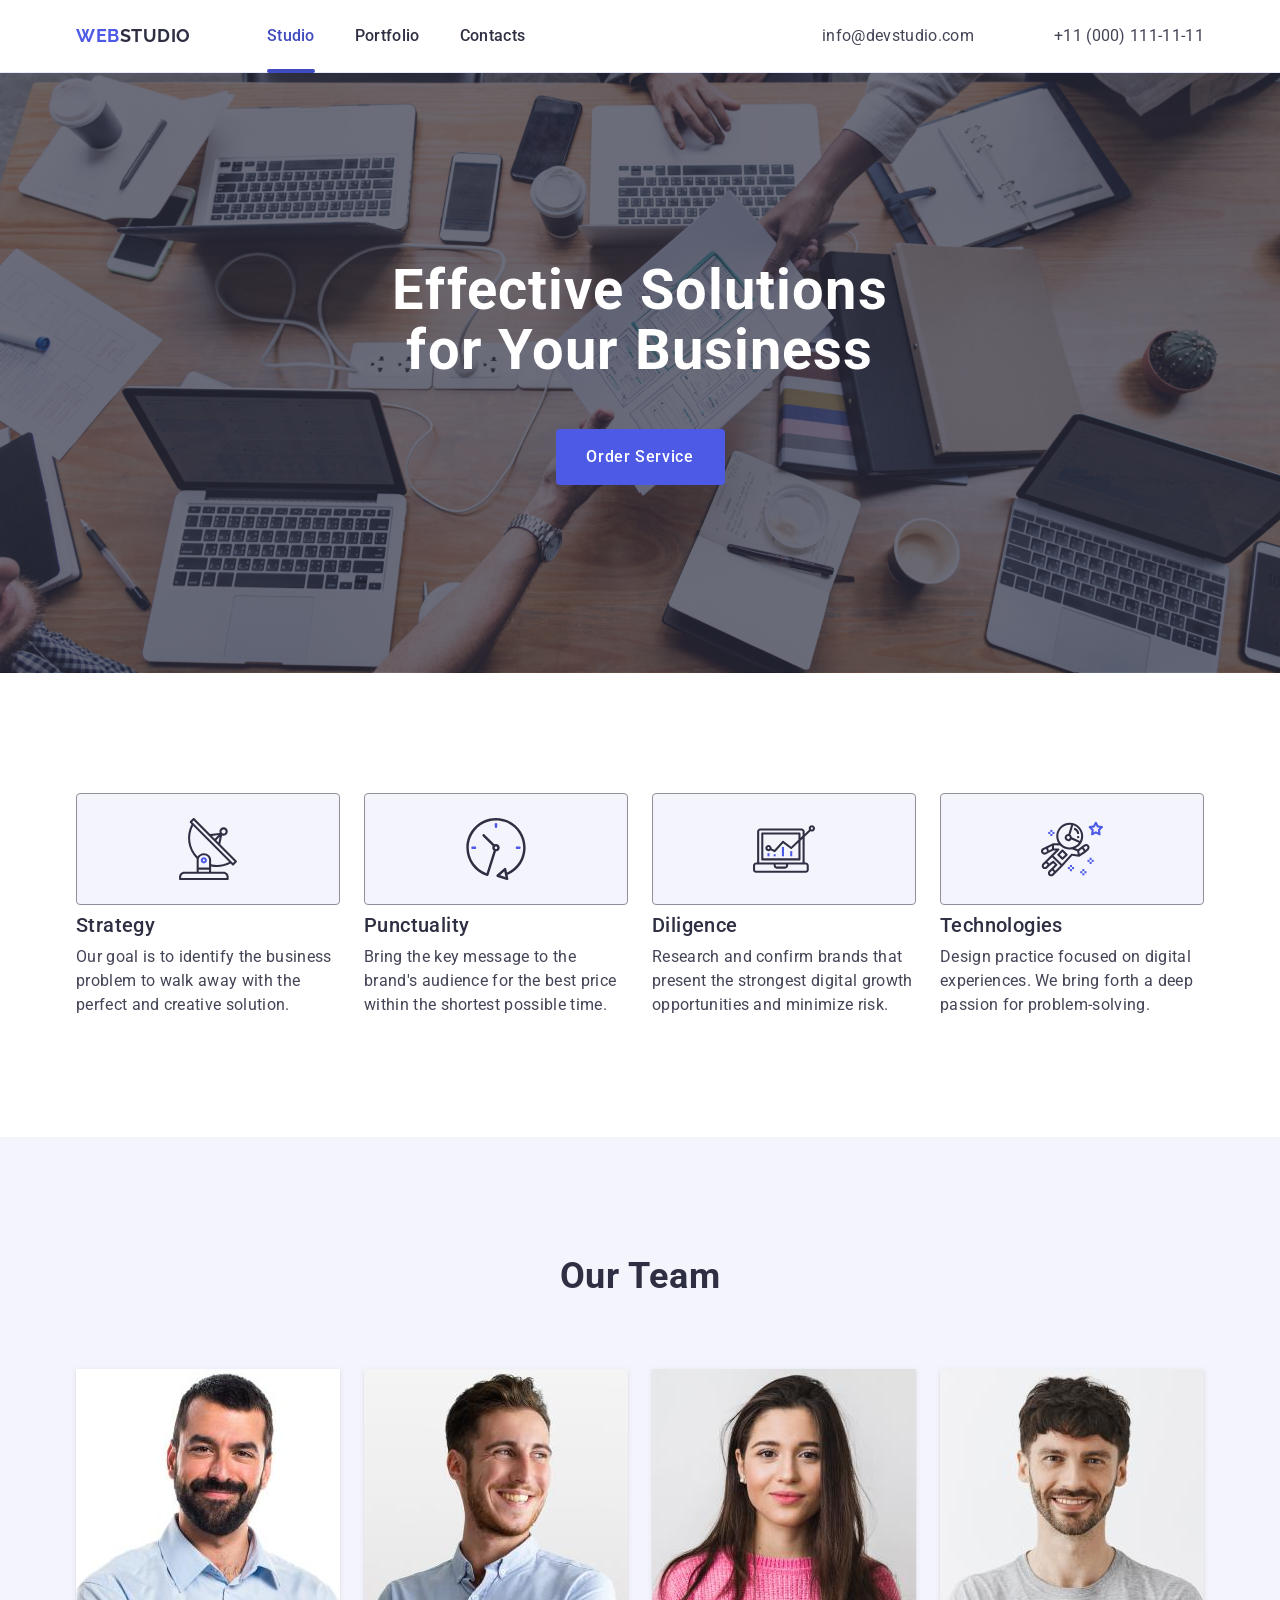
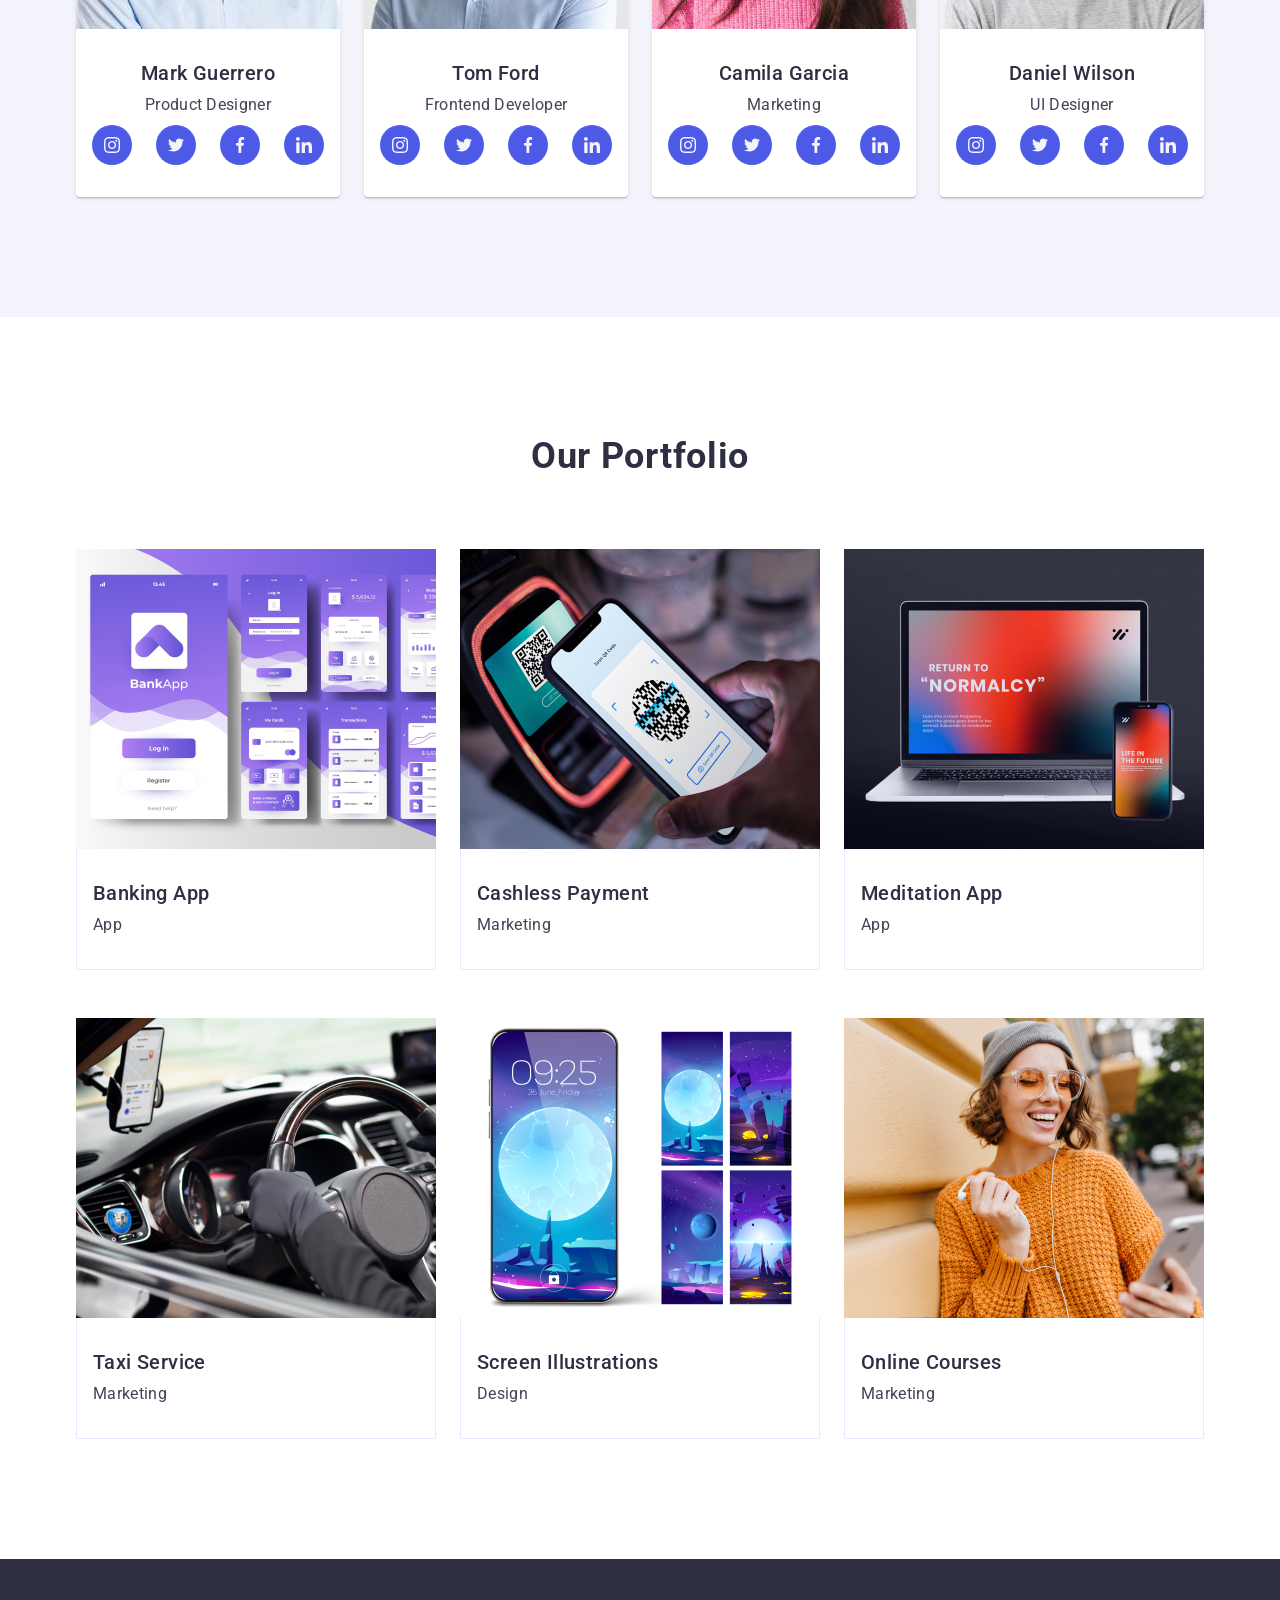
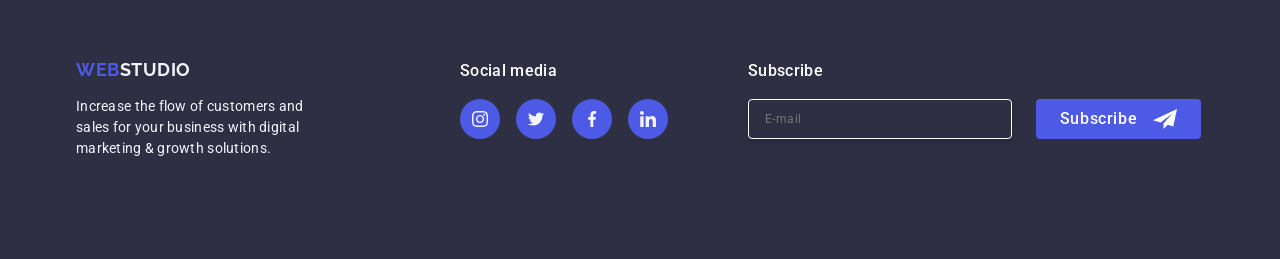
<file: index.html>
<!DOCTYPE html>
<html lang="en">
  <head>
    <meta charset="UTF-8" />
    <meta name="viewport" content="width=device-width, initial-scale=1.0" />
    <title>Webstudio</title>
    <link
      rel="stylesheet"
      href="https://cdnjs.cloudflare.com/ajax/libs/modern-normalize/3.0.1/modern-normalize.min.css"
      integrity="sha512-q6WgHqiHlKyOqslT/lgBgodhd03Wp4BEqKeW6nNtlOY4quzyG3VoQKFrieaCeSnuVseNKRGpGeDU3qPmabCANg=="
      crossorigin="anonymous"
      referrerpolicy="no-referrer"
    />
    <link rel="preconnect" href="https://fonts.googleapis.com" />
    <link rel="preconnect" href="https://fonts.gstatic.com" crossorigin />
    <link
      href="https://fonts.googleapis.com/css2?family=Raleway:wght@700&family=Roboto:wght@400;500;700&display=swap"
      rel="stylesheet"
    />
    <link rel="stylesheet" href="./css/styles.css" />
  </head>

  <body>
    <!--Logo + menu-->
    <header class="header-page">
      <div class="nav-block container">
        <nav class="nav">
          <a class="logo logo-header" href="./index.html"
            >Web<span class="logo-text">Studio</span></a
          >
          <ul class="nav-menu">
            <li class="menu-item">
              <a class="nav-link current" href="./index.html">Studio</a>
            </li>
            <li class="menu-item">
              <a class="nav-link" href="">Portfolio</a>
            </li>
            <li class="menu-item">
              <a class="nav-link" href="">Contacts</a>
            </li>
          </ul>
        </nav>
        <address class="contacts">
          <ul class="contacts-list">
            <li class="e-mail">
              <a class="contacts-link" href="mailto:info@devstudio.com"
                >info@devstudio.com</a
              >
            </li>
            <li class="tel">
              <a class="contacts-link" href="tel:+11(000)111-11-11"
                >+11 (000) 111-11-11</a
              >
            </li>
          </ul>
        </address>
      </div>
    </header>
    <main>
      <!-- hero section -->
      <section id="hero" class="hero section">
        <div class="hero-block container">
          <h1 class="hero-title">Effective Solutions for Your Business</h1>
          <button class="btn-business" type="button" data-modal-open>
            Order Service
          </button>
        </div>
      </section>
      <!-- company -->
      <section id="company" class="company">
        <div class="company-block container">
          <h2 class="visually-hidden">Benefits</h2>
          <ul class="about-company">
            <li class="about-block">
              <div class="icon-conpany">
                <svg class="logo-icon" width="64" height="64">
                  <use href="./images/icons.svg#icon-antenna-1"></use>
                </svg>
              </div>
              <h3 class="target-company">Strategy</h3>
              <p class="text">
                Our goal is to identify the business problem to walk away with
                the perfect and creative solution.
              </p>
            </li>
            <li class="about-block">
              <div class="icon-conpany">
                <svg class="logo-icon" width="64" height="64">
                  <use href="./images/icons.svg#icon-clock-1"></use>
                </svg>
              </div>
              <h3 class="target-company">Punctuality</h3>
              <p class="text">
                Bring the key message to the brand's audience for the best price
                within the shortest possible time.
              </p>
            </li>
            <li class="about-block">
              <div class="icon-conpany">
                <svg class="logo-icon" width="64" height="64">
                  <use href="./images/icons.svg#icon-diagram-1"></use>
                </svg>
              </div>
              <h3 class="target-company">Diligence</h3>
              <p class="text">
                Research and confirm brands that present the strongest digital
                growth opportunities and minimize risk.
              </p>
            </li>
            <li class="about-block">
              <div class="icon-conpany">
                <svg class="logo-icon" width="64" height="64">
                  <use href="./images/icons.svg#icon-astronaut-1"></use>
                </svg>
              </div>
              <h3 class="target-company">Technologies</h3>
              <p class="text">
                Design practice focused on digital experiences. We bring forth a
                deep passion for problem-solving.
              </p>
            </li>
          </ul>
        </div>
      </section>
      <!-- our team -->
      <section id="block-team" class="block-team section">
        <div class="container container-team">
          <h2 class="title-team">Our Team</h2>
          <ul class="team-list">
            <li class="our-team">
              <img
                class="img-team"
                src="./images/MarkGuerrero.jpg"
                height="260"
                width="264"
                alt="Mark Guerrero"
              />
              <div class="text-team">
                <h3 class="representative">Mark Guerrero</h3>
                <p class="text-card">Product Designer</p>
                <ul class="card-content">
                  <li class="sosial">
                    <a
                      class="socials-link"
                      href="https://instagram.com"
                      target="_blank"
                      rel="noopener noreferrer"
                      aria-label="Link to Instagram"
                    >
                      <svg class="sosial-icon" width="16" height="16">
                        <use href="./images/icons.svg#icon-instagram-2"></use>
                      </svg>
                    </a>
                  </li>
                  <li class="sosial">
                    <a
                      class="socials-link"
                      href="https://twitter.com"
                      target="_blank"
                      rel="noopener noreferrer"
                      aria-label="Link to Twitter"
                    >
                      <svg class="sosial-icon" width="16" height="16">
                        <use href="./images/icons.svg#icon-twitter-1"></use>
                      </svg>
                    </a>
                  </li>
                  <li class="sosial">
                    <a
                      class="socials-link"
                      href="https://facebook.com"
                      target="_blank"
                      rel="noopener noreferrer"
                      aria-label="Link to Facebok"
                    >
                      <svg class="sosial-icon" width="16" height="16">
                        <use href="./images/icons.svg#icon-facebook-1"></use>
                      </svg>
                    </a>
                  </li>
                  <li class="sosial">
                    <a
                      class="socials-link"
                      href="https://inkedin.com"
                      target="_blank"
                      rel="noopener noreferrer"
                      aria-label="Link to Linkedin"
                    >
                      <svg class="sosial-icon" width="16" height="16">
                        <use href="./images/icons.svg#icon-linkedin-1"></use>
                      </svg>
                    </a>
                  </li>
                </ul>
              </div>
            </li>
            <li class="our-team">
              <img
                class="img-team"
                src="./images/TomFord.jpg"
                height="260"
                width="264"
                alt="Tom Ford"
              />
              <div class="text-team">
                <h3 class="representative">Tom Ford</h3>
                <p class="text-card">Frontend Developer</p>
                <ul class="card-content">
                  <li class="sosial">
                    <a
                      class="socials-link"
                      href="https://instagram.com"
                      target="_blank"
                      rel="noopener noreferrer"
                      aria-label="Link to Instagram"
                    >
                      <svg class="sosial-icon" width="16" height="16">
                        <use href="./images/icons.svg#icon-instagram-2"></use>
                      </svg>
                    </a>
                  </li>
                  <li class="sosial">
                    <a
                      class="socials-link"
                      href="https://twitter.com"
                      target="_blank"
                      rel="noopener noreferrer"
                      aria-label="Link to Twitter"
                    >
                      <svg class="sosial-icon" width="16" height="16">
                        <use href="./images/icons.svg#icon-twitter-1"></use>
                      </svg>
                    </a>
                  </li>
                  <li class="sosial">
                    <a
                      class="socials-link"
                      href="https://facebook.com"
                      target="_blank"
                      rel="noopener noreferrer"
                      aria-label="Link to Facebok"
                    >
                      <svg class="sosial-icon" width="16" height="16">
                        <use href="./images/icons.svg#icon-facebook-1"></use>
                      </svg>
                    </a>
                  </li>
                  <li class="sosial">
                    <a
                      class="socials-link"
                      href="https://inkedin.com"
                      target="_blank"
                      rel="noopener noreferrer"
                      aria-label="Link to Linkedin"
                    >
                      <svg class="sosial-icon" width="16" height="16">
                        <use href="./images/icons.svg#icon-linkedin-1"></use>
                      </svg>
                    </a>
                  </li>
                </ul>
              </div>
            </li>
            <li class="our-team">
              <img
                class="img-team"
                src="./images/CamilaGarcia.jpg"
                height="260"
                width="264"
                alt="Camila Garcia"
              />
              <div class="text-team">
                <h3 class="representative">Camila Garcia</h3>
                <p class="text-card">Marketing</p>
                <ul class="card-content">
                  <li class="sosial">
                    <a
                      class="socials-link"
                      href="https://instagram.com"
                      target="_blank"
                      rel="noopener noreferrer"
                      aria-label="Link to Instagram"
                    >
                      <svg class="sosial-icon" width="16" height="16">
                        <use href="./images/icons.svg#icon-instagram-2"></use>
                      </svg>
                    </a>
                  </li>
                  <li class="sosial">
                    <a
                      class="socials-link"
                      href="https://twitter.com"
                      target="_blank"
                      rel="noopener noreferrer"
                      aria-label="Link to Twitter"
                    >
                      <svg class="sosial-icon" width="16" height="16">
                        <use href="./images/icons.svg#icon-twitter-1"></use>
                      </svg>
                    </a>
                  </li>
                  <li class="sosial">
                    <a
                      class="socials-link"
                      href="https://facebook.com"
                      target="_blank"
                      rel="noopener noreferrer"
                      aria-label="Link to Facebok"
                    >
                      <svg class="sosial-icon" width="16" height="16">
                        <use href="./images/icons.svg#icon-facebook-1"></use>
                      </svg>
                    </a>
                  </li>
                  <li class="sosial">
                    <a
                      class="socials-link"
                      href="https://inkedin.com"
                      target="_blank"
                      rel="noopener noreferrer"
                      aria-label="Link to Linkedin"
                    >
                      <svg class="sosial-icon" width="16" height="16">
                        <use href="./images/icons.svg#icon-linkedin-1"></use>
                      </svg>
                    </a>
                  </li>
                </ul>
              </div>
            </li>
            <li class="our-team">
              <img
                class="img-team"
                src="./images/DanielWilson.jpg"
                height="260"
                width="264"
                alt="Daniel Wilson"
              />
              <div class="text-team">
                <h3 class="representative">Daniel Wilson</h3>
                <p class="text-card">UI Designer</p>
                <ul class="card-content">
                  <li class="sosial">
                    <a
                      class="socials-link"
                      href="https://instagram.com"
                      target="_blank"
                      rel="noopener noreferrer"
                      aria-label="Link to Instagram"
                    >
                      <svg class="sosial-icon" width="16" height="16">
                        <use href="./images/icons.svg#icon-instagram-2"></use>
                      </svg>
                    </a>
                  </li>
                  <li class="sosial">
                    <a
                      class="socials-link"
                      href="https://twitter.com"
                      target="_blank"
                      rel="noopener noreferrer"
                      aria-label="Link to Twitter"
                    >
                      <svg class="sosial-icon" width="16" height="16">
                        <use href="./images/icons.svg#icon-twitter-1"></use>
                      </svg>
                    </a>
                  </li>
                  <li class="sosial">
                    <a
                      class="socials-link"
                      href="https://facebook.com"
                      target="_blank"
                      rel="noopener noreferrer"
                      aria-label="Link to Facebok"
                    >
                      <svg class="sosial-icon" width="16" height="16">
                        <use href="./images/icons.svg#icon-facebook-1"></use>
                      </svg>
                    </a>
                  </li>
                  <li class="sosial">
                    <a
                      class="socials-link"
                      href="https://inkedin.com"
                      target="_blank"
                      rel="noopener noreferrer"
                      aria-label="Link to Linkedin"
                    >
                      <svg class="sosial-icon" width="16" height="16">
                        <use href="./images/icons.svg#icon-linkedin-1"></use>
                      </svg>
                    </a>
                  </li>
                </ul>
              </div>
            </li>
          </ul>
        </div>
      </section>
      <!--our portfolio-->
      <section id="portfolio-team" class="portfolio-team section">
        <div class="container">
          <h2 class="portfolio">Our Portfolio</h2>
          <ul class="card-portfolio">
            <li class="our-portfolio">
              <div class="back-img">
                <img
                  class="img-portfolio"
                  src="./images/BankingApp.jpg"
                  width="360"
                  alt="BankingApp"
                />
                <p class="overlay">
                  14 Stylish and User-Friendly App Design Concepts · Task
                  Manager App · Calorie Tracker App · Exotic Fruit Ecommerce App
                  · Cloud Storage App
                </p>
              </div>
              <div class="card-team">
                <h3 class="portfolio-name">Banking App</h3>
                <p class="text-portfolio">App</p>
              </div>
            </li>
            <li class="our-portfolio">
              <div class="back-img">
                <img
                  class="img-portfolio"
                  src="./images/CashlessPayment.jpg"
                  width="360"
                  alt="Cashless Payment"
                />
                <p class="overlay">
                  14 Stylish and User-Friendly App Design Concepts · Task
                  Manager App · Calorie Tracker App · Exotic Fruit Ecommerce App
                  · Cloud Storage App
                </p>
              </div>
              <div class="card-team">
                <h3 class="portfolio-name">Cashless Payment</h3>
                <p class="text-portfolio">Marketing</p>
              </div>
            </li>
            <li class="our-portfolio">
              <div class="back-img">
                <img
                  class="img-portfolio"
                  src="./images/MeditationApp.jpg"
                  width="360"
                  alt="Meditation App"
                />
                <p class="overlay">
                  14 Stylish and User-Friendly App Design Concepts · Task
                  Manager App · Calorie Tracker App · Exotic Fruit Ecommerce App
                  · Cloud Storage App
                </p>
              </div>
              <div class="card-team">
                <h3 class="portfolio-name">Meditation App</h3>
                <p class="text-portfolio">App</p>
              </div>
            </li>
            <li class="our-portfolio">
              <div class="back-img">
                <img
                  class="img-portfolio"
                  src="./images/TaxiService.jpg"
                  width="360"
                  alt="Taxi Service"
                />
                <p class="overlay">
                  14 Stylish and User-Friendly App Design Concepts · Task
                  Manager App · Calorie Tracker App · Exotic Fruit Ecommerce App
                  · Cloud Storage App
                </p>
              </div>
              <div class="card-team">
                <h3 class="portfolio-name">Taxi Service</h3>
                <p class="text-portfolio">Marketing</p>
              </div>
            </li>
            <li class="our-portfolio">
              <div class="back-img">
                <img
                  class="img-portfolio"
                  src="./images/ScreenIllustrations.jpg"
                  width="360"
                  alt="Screen Illustrations"
                />
                <p class="overlay">
                  14 Stylish and User-Friendly App Design Concepts · Task
                  Manager App · Calorie Tracker App · Exotic Fruit Ecommerce App
                  · Cloud Storage App
                </p>
              </div>
              <div class="card-team">
                <h3 class="portfolio-name">Screen Illustrations</h3>
                <p class="text-portfolio">Design</p>
              </div>
            </li>
            <li class="our-portfolio">
              <div class="back-img">
                <img
                  class="img-portfolio"
                  src="./images/OnlineCourses.jpg"
                  width="360"
                  alt="Online Courses"
                />
                <p class="overlay">
                  14 Stylish and User-Friendly App Design Concepts · Task
                  Manager App · Calorie Tracker App · Exotic Fruit Ecommerce App
                  · Cloud Storage App
                </p>
              </div>
              <div class="card-team">
                <h3 class="portfolio-name">Online Courses</h3>
                <p class="text-portfolio">Marketing</p>
              </div>
            </li>
          </ul>
        </div>
      </section>
    </main>

    <!--footer menu-->

    <footer class="footer">
      <div class="container footer-inf">
        <div class="footer-block">
          <a class="logo footer-logo" href="#"
            >Web<span class="logo-text">Studio</span></a
          >
          <p class="text-footer">
            Increase the flow of customers and sales for your business with
            digital marketing & growth solutions.
          </p>
        </div>
        <div class="footer-social">
          <p class="media">Social media</p>
          <ul class="card-content footer-content">
            <li class="sosial">
              <a
                class="socials-link"
                href="https://instagram.com"
                target="_blank"
                rel="noopener noreferrer"
                aria-label="Link to Instagram"
              >
                <svg class="sosial-icon" width="24" height="24">
                  <use href="./images/icons.svg#icon-instagram-2"></use>
                </svg>
              </a>
            </li>
            <li class="sosial">
              <a
                class="socials-link"
                href="https://twitter.com"
                target="_blank"
                rel="noopener noreferrer"
                aria-label="Link to Twitter"
              >
                <svg class="sosial-icon" width="24" height="24">
                  <use href="./images/icons.svg#icon-twitter-1"></use>
                </svg>
              </a>
            </li>
            <li class="sosial">
              <a
                class="socials-link"
                href="https://facebook.com"
                target="_blank"
                rel="noopener noreferrer"
                aria-label="Link to Facebok"
              >
                <svg class="sosial-icon" width="24" height="24">
                  <use href="./images/icons.svg#icon-facebook-1"></use>
                </svg>
              </a>
            </li>
            <li class="sosial">
              <a
                class="socials-link"
                href="https://inkedin.com"
                target="_blank"
                rel="noopener noreferrer"
                aria-label="Link to Linkedin"
              >
                <svg class="sosial-icon" width="24" height="24">
                  <use href="./images/icons.svg#icon-linkedin-1"></use>
                </svg>
              </a>
            </li>
          </ul>
        </div>
        <div class="subscribe">
          <p class="media">Subscribe</p>
          <form autocomplete="on" name="subscriptionForm" class="footer-form">
            <label for="userEmail" class="subscribe-mail">
              <input
                class="form"
                type="email"
                name="e-mail"
                placeholder="E-mail"
                style="color: #fff"
                id="userEmail"
              />
            </label>
            <button class="btn-submit" type="submit">
              Subscribe
              <svg class="btn-plaine" width="24" height="24">
                <use href="./images/icons.svg#icon-icon-send"></use>
              </svg>
            </button>
          </form>
        </div>
      </div>
    </footer>

    <!-- modal form -->

    <div class="backdrop" data-modal>
      <div class="modal">
        <button class="modal-close-btn" type="button" data-modal-close>
          <svg class="logo-modal-close" width="8" height="8">
            <use href="./images/icons.svg#icon-close-black-18dp1"></use>
          </svg>
        </button>
        <p class="modal-text">Leave your contacts and we will call you back</p>
        <form class="modal-form" name="review">
          <div class="modal-form-imput">
            <label class="modal-form" for="user-name">Name</label>
            <div class="modal-form-label">
              <input
                class="modal-form-cell"
                type="text"
                id="user-name"
                name="user-name"
              />
              <svg class="logo-modal-form" width="18" height="24">
                <use href="./images/icons.svg#icon-person-black-18dp-1"></use>
              </svg>
            </div>
          </div>
          <div class="modal-form-imput">
            <label class="modal-form" for="user-phone">Phone</label>
            <div class="modal-form-label">
              <input
                class="modal-form-cell"
                type="tel"
                id="user-phone"
                name="user-phone"
              />
              <svg class="logo-modal-form" width="18" height="24">
                <use href="./images/icons.svg#icon-phone-black-18dp-1"></use>
              </svg>
            </div>
          </div>
          <div class="modal-form-imput">
            <label class="modal-form" for="user-email">Email</label>
            <div class="modal-form-label">
              <input
                class="modal-form-cell"
                type="email"
                id="user-email"
                name="user-email"
              />
              <svg class="logo-modal-form" width="18" height="24">
                <use href="./images/icons.svg#icon-email-black-18dp-1"></use>
              </svg>
            </div>
          </div>
          <div class="modal-form-comment">
            <label class="modal-form" for="user-comment">Comment</label>
            <textarea
              name="user-comment"
              id="user-comment"
              placeholder="Text input"
              class="user-comment"
            ></textarea>
          </div>
          <div class="checkbox-block">
            <input
              type="checkbox"
              id="user-privacy"
              value="true"
              class="visually-hidden"
              name="user-privacy"
            />
            <label for="user-privacy" class="text-checkbox">
              <span class="rule">
                <svg class="rule-pict" width="10" height="8">
                  <use href="./images/icons.svg#icon-vector"></use>
                </svg>
              </span>
              I accept the terms and conditions of the
              <a href="" class="rule-link">Privacy Policy</a>
            </label>
          </div>
          <button class="btn-form" type="button">Send</button>
        </form>
      </div>
    </div>
    <script src="./js/modal.js"></script>
  </body>
</html>
</file>
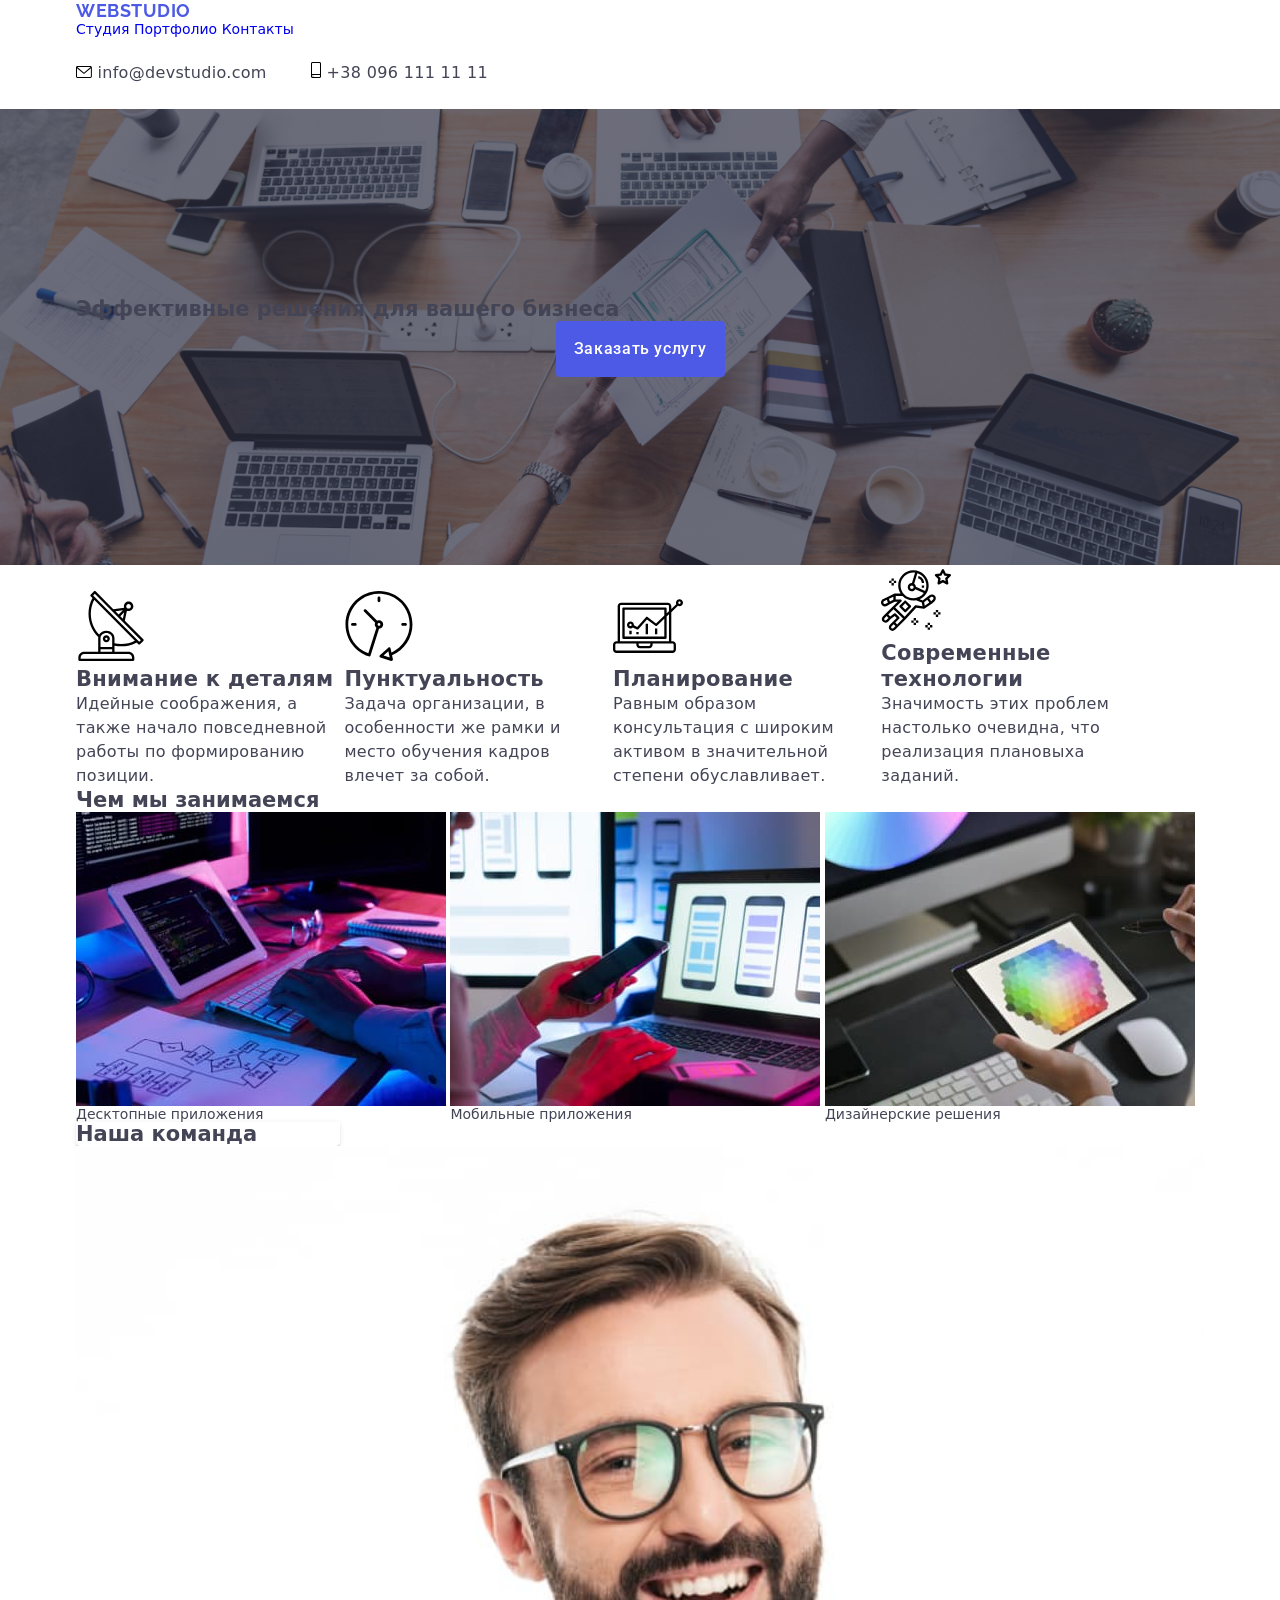
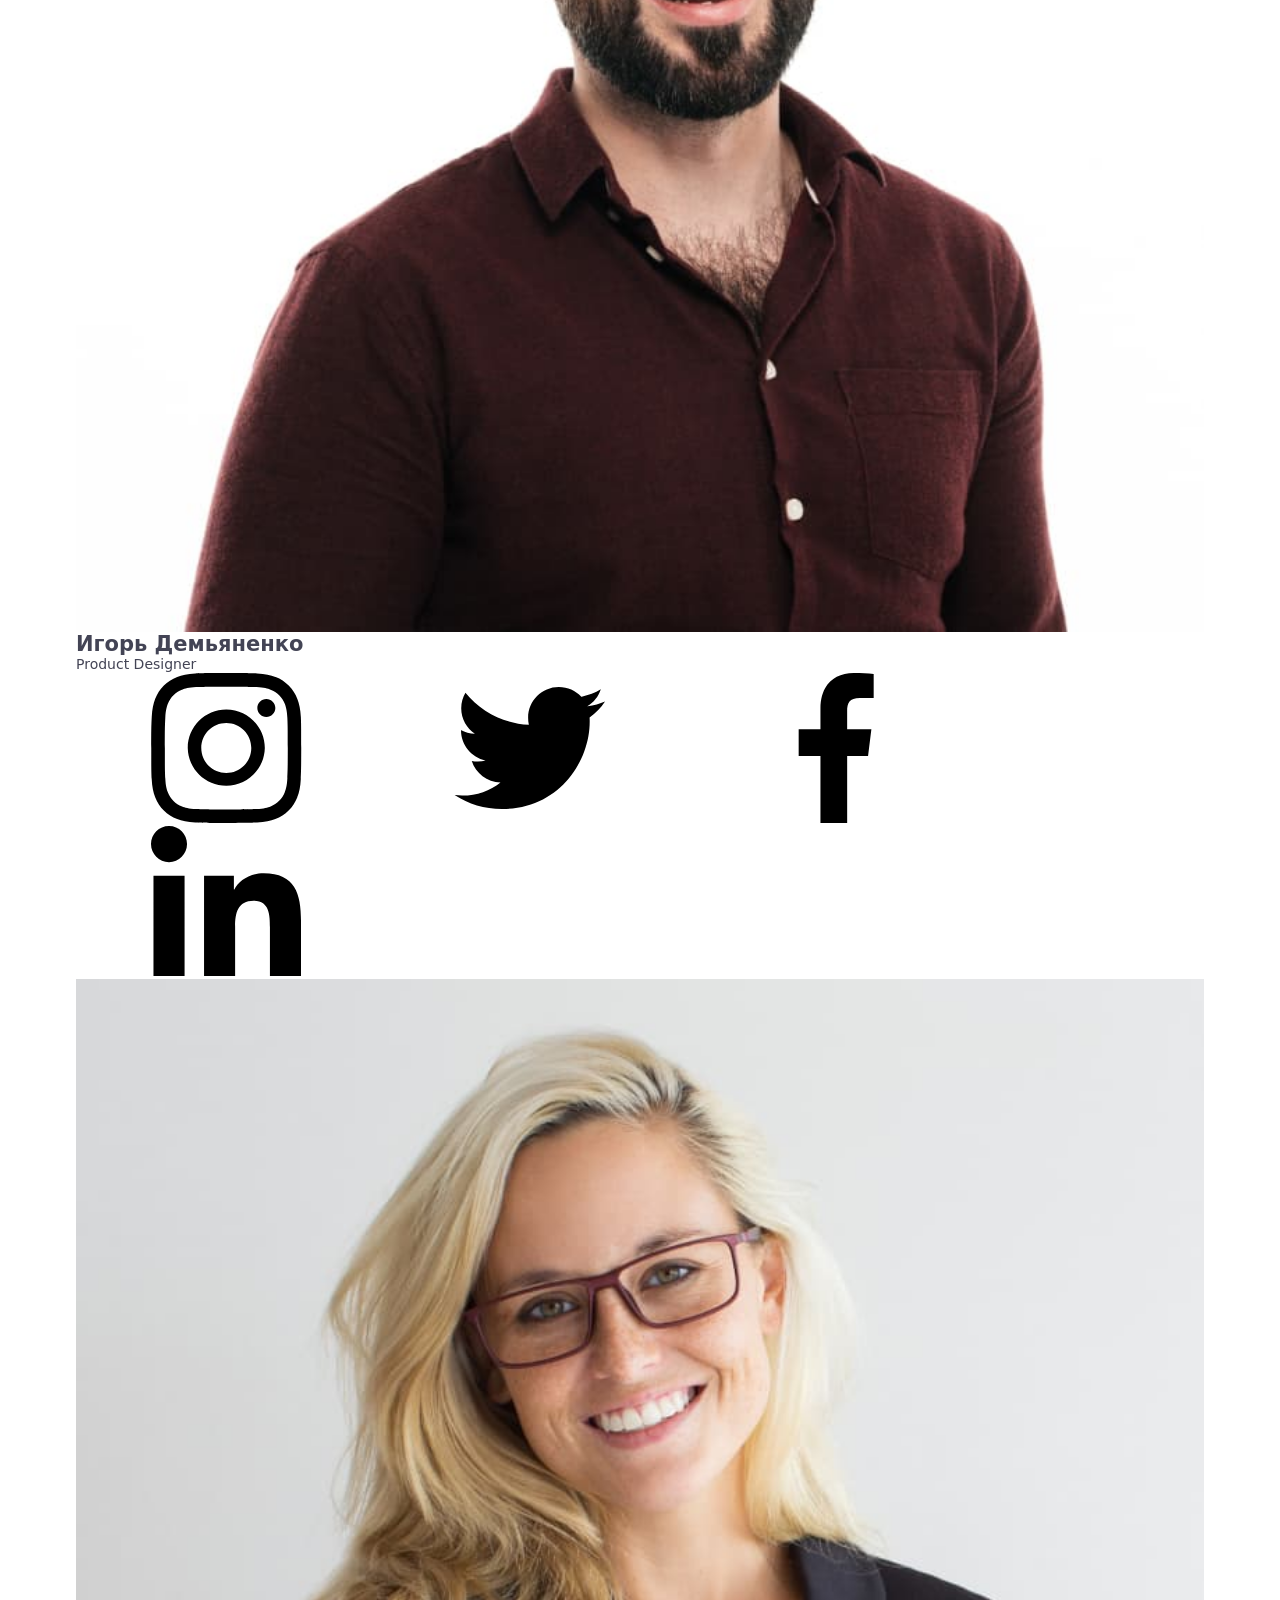
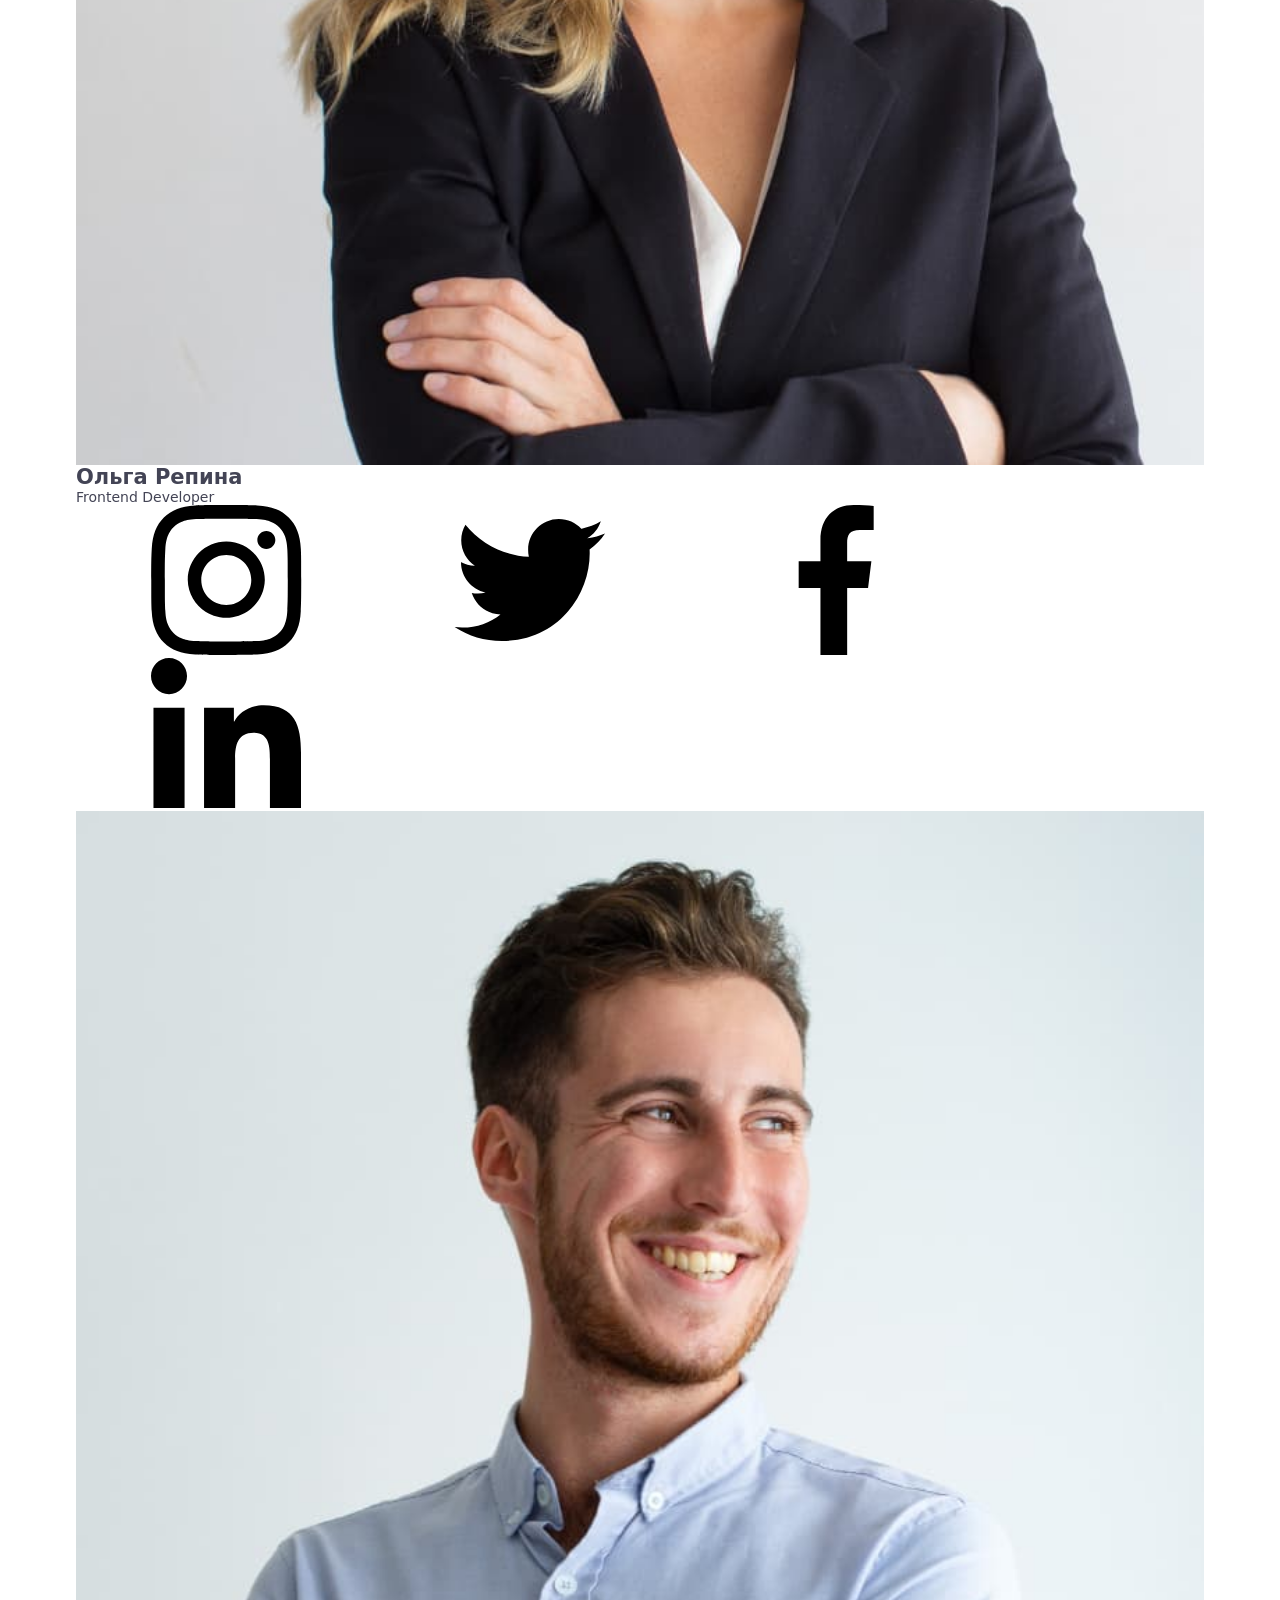
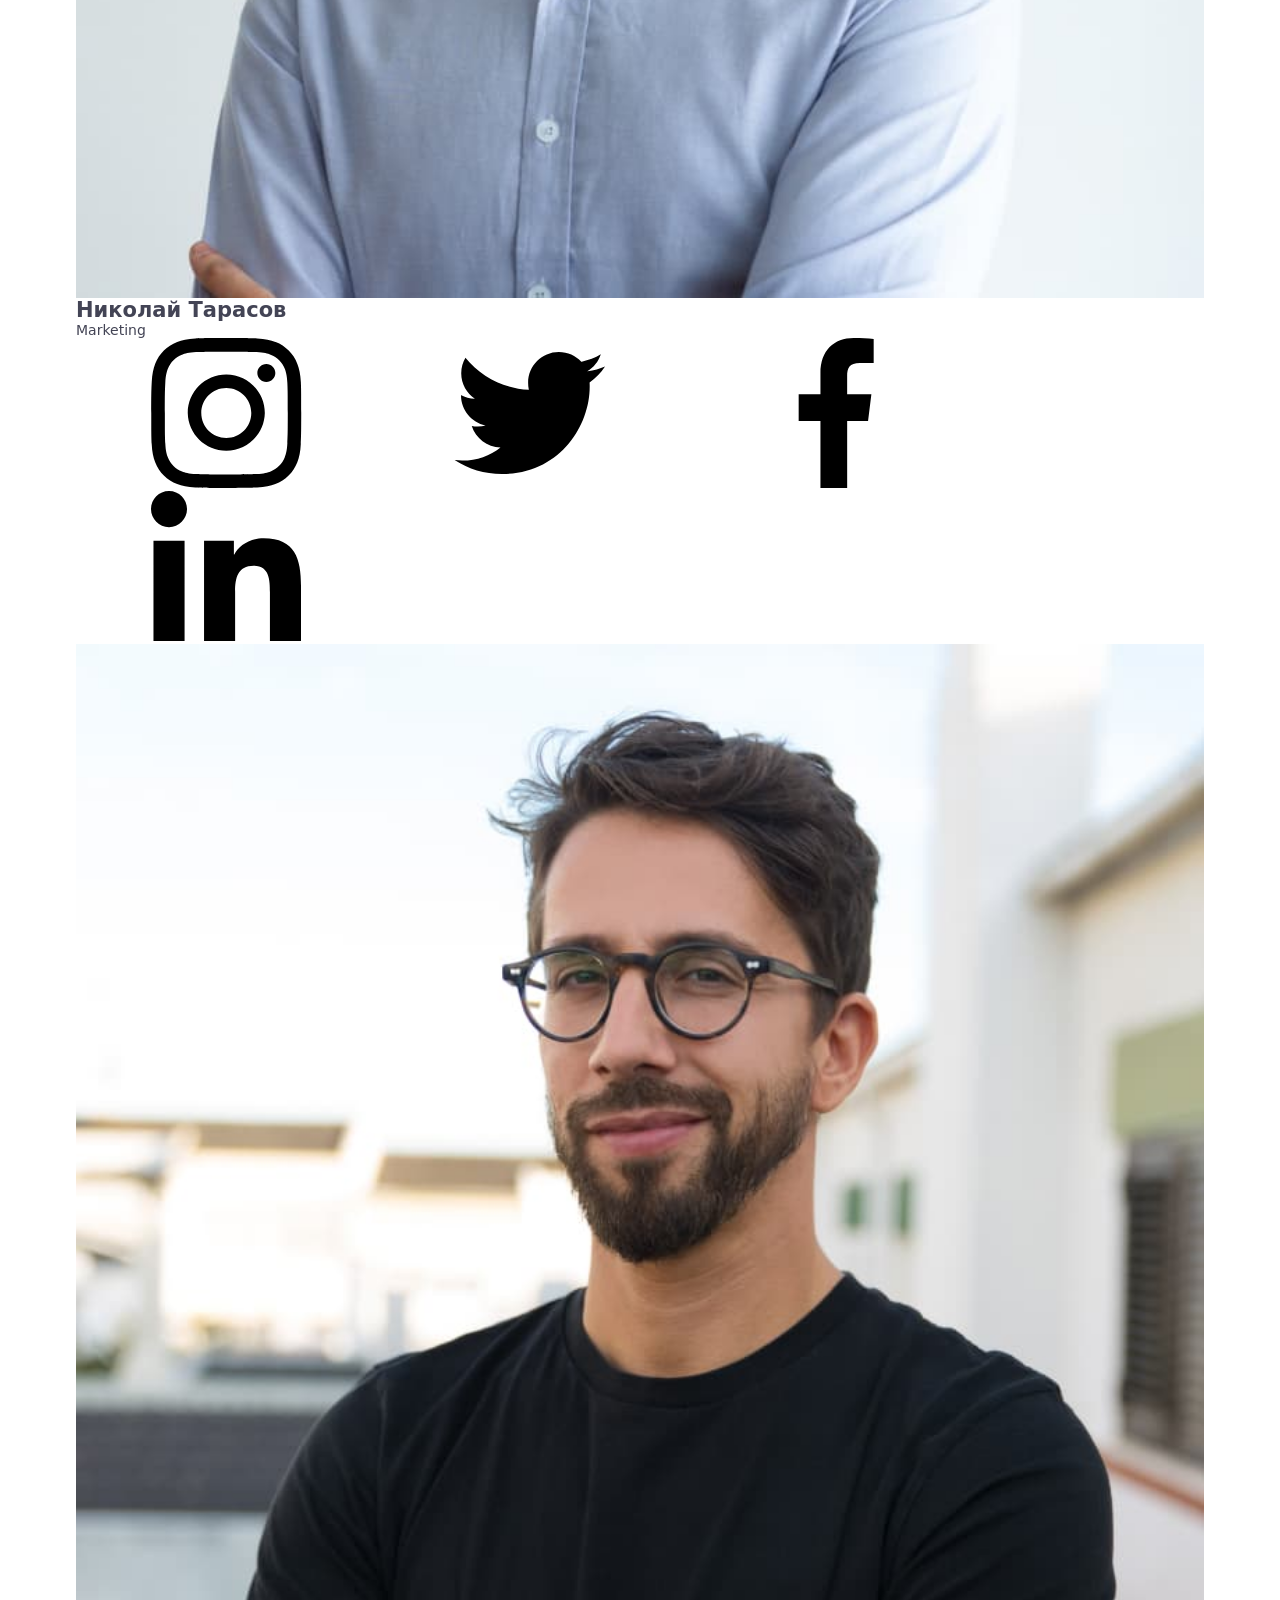
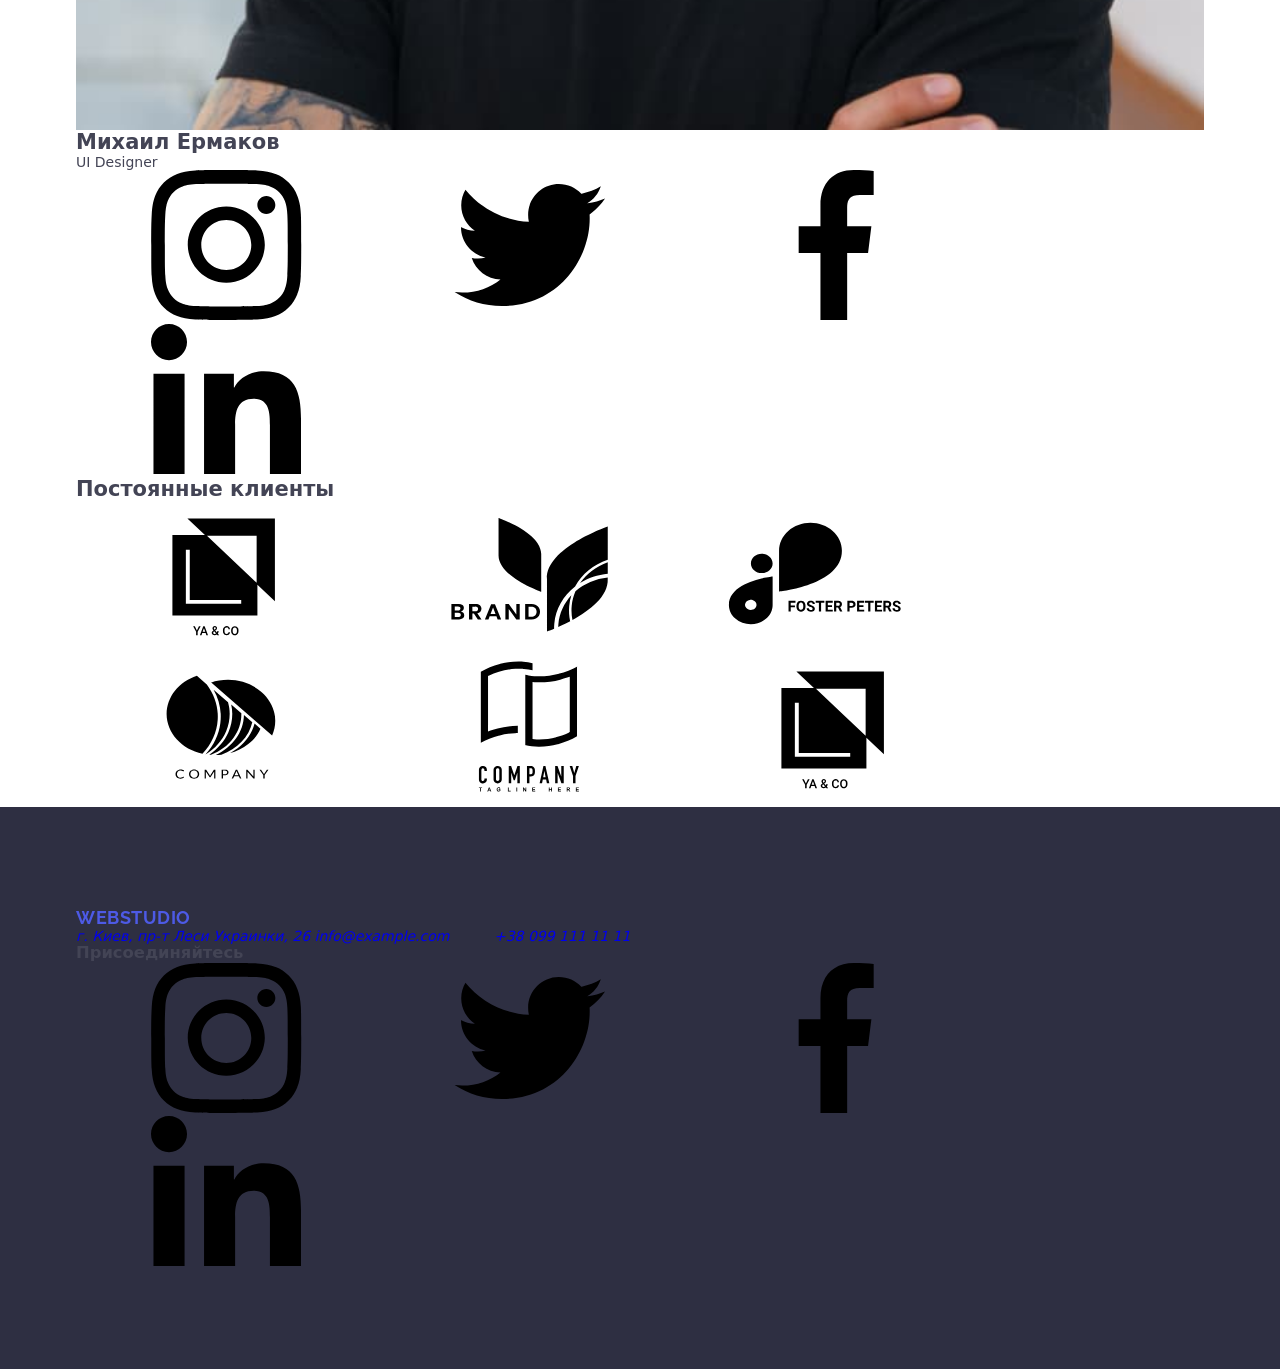
<file: index1.html>
<!DOCTYPE html>
<html lang="ru">
  <head>
    <meta charset="UTF-8" />
    <meta http-equiv="X-UA-Compatible" content="IE=edge" />
    <meta name="viewport" content="width=device-width, initial-scale=1.0" />
    <link rel="stylesheet" href="./css/styles.css" />
    <link rel="stylesheet" href="./css/modern-normalize.css" />
    <link rel="preconnect" href="https://fonts.googleapis.com" />
    <link rel="preconnect" href="https://fonts.gstatic.com" crossorigin />
    <link
      href="https://fonts.googleapis.com/css2?family=Raleway:wght@700&family=Roboto:wght@400;500;700;900&display=swap"
      rel="stylesheet"
    />
    <title>goit-markup-hw-05</title>
  </head>

  <body>
    <!--                   Лого + меню                -->

    <header class="header container">
      <a href="#" class="logo">Web<span>Studio</span></a>
      <nav class="nav">
        <ul class="menu">
          <li class="menu-item">
            <a class="current" href="#">Студия</a>
          </li>
          <li class="menu-item">
            <a href="./portfolio.html">Портфолио</a>
          </li>
          <li class="menu-item">
            <a href="#">Контакты</a>
          </li>
        </ul>
      </nav>
      <ul class="contacts">
        <li class="e-mail">
          <a href="#" class="contacts-link">
            <svg class="email-link" height="12" width="16">
              <use href="./img/icons.svg#icon-envelope"></use>
            </svg>
            info@devstudio.com</a
          >
        </li>
        <li class="tel">
          <a href="#" class="contacts-link">
            <svg class="tel-link" height="16" width="10">
              <use href="./img/icons.svg#icon-smartphone"></use>
            </svg>
            +38 096 111 11 11</a
          >
        </li>
      </ul>
    </header>
    <main>
      <!--                   Эффективные решения            -->

      <section class="section hero">
        <div class="container">
          <h1 class="business">Эффективные решения для вашего бизнеса</h1>
          <button type="button" class="btn-business">Заказать услугу</button>
        </div>
      </section>
      <section class="sectoin about-us">
        <!--                   О нас                      -->

        <div class="container">
          <ul class="about">
            <li class="about-block">
              <div class="about-icon">
                <svg class="about-icon-link" height="70" width="70">
                  <use href="./img/icons.svg#icon-antenna"></use>
                </svg>
              </div>
              <h2>Внимание к деталям</h2>
              <p class="text">
                Идейные соображения, а также начало повседневной работы по
                формированию позиции.
              </p>
            </li>
            <li class="about-block">
              <div class="about-icon">
                <svg class="about-icon-link" height="70" width="70">
                  <use href="./img/icons.svg#icon-clock"></use>
                </svg>
              </div>
              <h2>Пунктуальность</h2>
              <p class="text">
                Задача организации, в особенности же рамки и место обучения
                кадров влечет за собой.
              </p>
            </li>
            <li class="about-block">
              <div class="about-icon">
                <svg class="about-icon-link" height="70" width="70">
                  <use href="./img/icons.svg#icon-diagram"></use>
                </svg>
              </div>
              <h2>Планирование</h2>
              <p class="text">
                Равным образом консультация с широким активом в значительной
                степени обуславливает.
              </p>
            </li>
            <li class="about-block">
              <div class="about-icon">
                <svg class="about-icon-link" height="70" width="70">
                  <use href="./img/icons.svg#icon-astronaut"></use>
                </svg>
              </div>
              <h2>Современные технологии</h2>
              <p class="text">
                Значимость этих проблем настолько очевидна, что реализация
                плановыхa заданий.
              </p>
            </li>
          </ul>
        </div>
      </section>
      <section class="section prew">
        <!--                   Чем мы занимаемся               -->
        <div class="container">
          <h2 class="title-we-do">Чем мы занимаемся</h2>
          <ul class="we-do">
            <li class="we-do-prew">
              <div class="prew-block">
              <img
                class="foto"
                src="./img/pic1.jpg"
                width="370"
                height="294"
                alt="Написание кода"
              />
              <div class="we-do-block">
                  <p class="block-text">Десктопные приложения</p>
              </div>
              </div>
            </li>

            <li class="we-do-prew">
            <div class="prew-block">
              <img
                class="foto"
                src="./img/imgpic.jpg"
                width="370"
                height="294"
                alt="Адаптивность систем"
              />
            <div class="we-do-block">
                <p class="block-text">Мобильные приложения</p>
            </div>
            </div>
            </li>

            <li class="we-do-prew">
              <div class="prew-block">
              <img
                class="foto"
                src="./img/imgpic-1.jpg"
                width="370"
                height="294"
                alt="Дизайн"
              />
              <div class="we-do-block">
                <p class="block-text">Дизайнерские решения</p>
              </div>
              </div>
            </li>

          </ul>
          </div>
        </div>
      </section>

      <!--                    Команда                -->

      <section class="sectoin team">
        <div class="container">
          <h2 class="our-team">Наша команда</h2>
          <ul class="team-block">
            <li class="employees">
              <img
                class="team.designer"
                src="img/imgpic3.jpg"
                width="270"
                height="260"
                alt="Игорь Демьяненко"
              />
              <h2 class="employees-name">Игорь Демьяненко</h2>
              <p lang="en">Product Designer</p>
              <ul class="soсial-general">
                <li class="soсial-icons">
                  <a href="" class="soсial-link">
                    <svg class="soсial-link-icon">
                      <use href="./img/icons.svg#icon-instagram"></use>
                    </svg>
                  </a>
                </li>
                <li class="soсial-icons">
                  <a href="" class="soсial-link">
                    <svg class="soсial-link-icon">
                      <use href="./img/icons.svg#icon-twitter"></use>
                    </svg>
                  </a>
                </li>
                <li class="soсial-icons">
                  <a href="" class="soсial-link">
                    <svg class="soсial-link-icon">
                      <use href="./img/icons.svg#icon-facebook"></use>
                    </svg>
                  </a>
                </li>
                <li class="soсial-icons">
                  <a href="" class="soсial-link">
                    <svg class="soсial-link-icon">
                      <use href="./img/icons.svg#icon-linkedin"></use>
                    </svg>
                  </a>
                </li>
              </ul>
            </li>
            <li class="employees">
              <img
                class="dev"
                src="img/imgpic2.jpg"
                width="270"
                height="260"
                alt="Ольга Репина"
              />
              <h2 class="employees-name">Ольга Репина</h2>
              <p>Frontend Developer</p>
              <ul class="soсial-general">
                <li class="soсial-icons">
                  <a href="" class="soсial-link">
                    <svg class="soсial-link-icon">
                      <use href="./img/icons.svg#icon-instagram"></use>
                    </svg>
                  </a>
                </li>
                <li class="soсial-icons">
                  <a href="" class="soсial-link">
                    <svg class="soсial-link-icon">
                      <use href="./img/icons.svg#icon-twitter"></use>
                    </svg>
                  </a>
                </li>
                <li class="soсial-icons">
                  <a href="" class="soсial-link">
                    <svg class="soсial-link-icon">
                      <use href="./img/icons.svg#icon-facebook"></use>
                    </svg>
                  </a>
                </li>
                <li class="soсial-icons">
                  <a href="" class="soсial-link">
                    <svg class="soсial-link-icon">
                      <use href="./img/icons.svg#icon-linkedin"></use>
                    </svg>
                  </a>
                </li>
              </ul>
            </li>
            <li class="employees">
              <img
                class="team.marketing"
                src="img/imgpic-2.jpg"
                width="270"
                height="260"
                alt="Николай Тарасов"
              />
              <h2 class="employees-name">Николай Тарасов</h2>
              <p>Marketing</p>
              <ul class="soсial-general">
                <li class="soсial-icons">
                  <a href="" class="soсial-link">
                    <svg class="soсial-link-icon">
                      <use href="./img/icons.svg#icon-instagram"></use>
                    </svg>
                  </a>
                </li>
                <li class="soсial-icons">
                  <a href="" class="soсial-link">
                    <svg class="soсial-link-icon">
                      <use href="./img/icons.svg#icon-twitter"></use>
                    </svg>
                  </a>
                </li>
                <li class="soсial-icons">
                  <a href="" class="soсial-link">
                    <svg class="soсial-link-icon">
                      <use href="./img/icons.svg#icon-facebook"></use>
                    </svg>
                  </a>
                </li>
                <li class="soсial-icons">
                  <a href="" class="soсial-link">
                    <svg class="soсial-link-icon">
                      <use href="./img/icons.svg#icon-linkedin"></use>
                    </svg>
                  </a>
                </li>
              </ul>
            </li>
            <li class="employees">
              <img
                class=""
                src="img/imgpic-3.jpg"
                width="270"
                height="260"
                alt="Михаил Ермаков"
              />
              <h2 class="employees-name">Михаил Ермаков</h2>
              <p>UI Designer</p>
              <ul class="soсial-general">
                <li class="soсial-icons">
                  <a href="" class="soсial-link">
                    <svg class="soсial-link-icon">
                      <use href="./img/icons.svg#icon-instagram"></use>
                    </svg>
                  </a>
                </li>
                <li class="soсial-icons">
                  <a href="" class="soсial-link">
                    <svg class="soсial-link-icon">
                      <use href="./img/icons.svg#icon-twitter"></use>
                    </svg>
                  </a>
                </li>
                <li class="soсial-icons">
                  <a href="" class="soсial-link">
                    <svg class="soсial-link-icon">
                      <use href="./img/icons.svg#icon-facebook"></use>
                    </svg>
                  </a>
                </li>
                <li class="soсial-icons">
                  <a href="" class="soсial-link">
                    <svg class="soсial-link-icon">
                      <use href="./img/icons.svg#icon-linkedin"></use>
                    </svg>
                  </a>
                </li>
              </ul>
            </li>
          </ul>
        </div>
      </section>

      <!--                  постоянные клиенты               -->

      <section class="section">
        <div class="container">
          <h2 class="customer">Постоянные клиенты</h2>
          <ul class="customer-list">
            <li class="customer-icons">
              <a href="" class="customer-icons-linc">
                <svg class="customer-link">
                  <use href="./img/icons.svg#icon-logo"></use>
                </svg>
              </a>
            </li>
            <li class="customer-icons">
              <a href="" class="customer-icons-linc">
                <svg class="customer-link">
                  <use href="./img/icons.svg#icon-logo-1"></use>
                </svg>
              </a>
            </li>
            <li class="customer-icons">
              <a href="" class="customer-icons-linc">
                <svg class="customer-link">
                  <use href="./img/icons.svg#icon-logo-2"></use>
                </svg>
              </a>
            </li>
            <li class="customer-icons">
              <a href="" class="customer-icons-linc">
                <svg class="customer-link">
                  <use href="./img/icons.svg#icon-logo-3"></use>
                </svg>
              </a>
            </li>
            <li class="customer-icons">
              <a href="" class="customer-icons-linc">
                <svg class="customer-link">
                  <use href="./img/icons.svg#icon-logo-4"></use>
                </svg>
              </a>
            </li>
            <li class="customer-icons">
              <a href="" class="customer-icons-linc">
                <svg class="customer-link">
                  <use href="./img/icons.svg#icon-logo-5"></use>
                </svg>
              </a>
            </li>
          </ul>
        </div>
      </section>
    </main>

    <!--                  нижнее меню                    -->

    <footer class="footer section">
      <div class="container footer-contacts-social">
        <div class="footer-block">
          <a href="#" class="logo bottom-logo"
            >Web<span class="logo-footer">Studio</span></a
          >
          <address class="our-contacts">
            <ul class="our-contacts-block">
              <li>
                <a href="#" class="address">г. Киев, пр-т Леси Украинки, 26</a>
              </li>
              <li>
                <a href="#" class="e-mail">info@example.com</a>
              </li>
              <li>
                <a href="#" class="tel">+38 099 111 11 11</a>
              </li>
            </ul>
          </address>
        </div>
        <div class="footer-social">
          <h3 class="footer-text">Присоединяйтесь</h3>
          <ul class="footer-sosial-general">
            <li class="footer-sosial-icons">
              <a href="" class="footer-soslial-link">
                <svg class="footer-social-link-icon">
                  <use href="./img/icons.svg#icon-instagram"></use>
                </svg>
              </a>
            </li>
            <li class="footer-sosial-icons">
              <a href="" class="footer-soslial-link">
                <svg class="footer-social-link-icon">
                  <use href="./img/icons.svg#icon-twitter"></use>
                </svg>
              </a>
            </li>
            <li class="footer-sosial-icons">
              <a href="" class="footer-soslial-link">
                <svg class="footer-social-link-icon">
                  <use href="./img/icons.svg#icon-facebook"></use>
                </svg>
              </a>
            </li>
            <li class="footer-sosial-icons">
              <a href="" class="footer-soslial-link">
                <svg class="footer-social-link-icon">
                  <use href="./img/icons.svg#icon-linkedin"></use>
                </svg>
              </a>
            </li>
          </ul>
        </div>
      </div>
    </footer>
  </body>
</html>
</file>
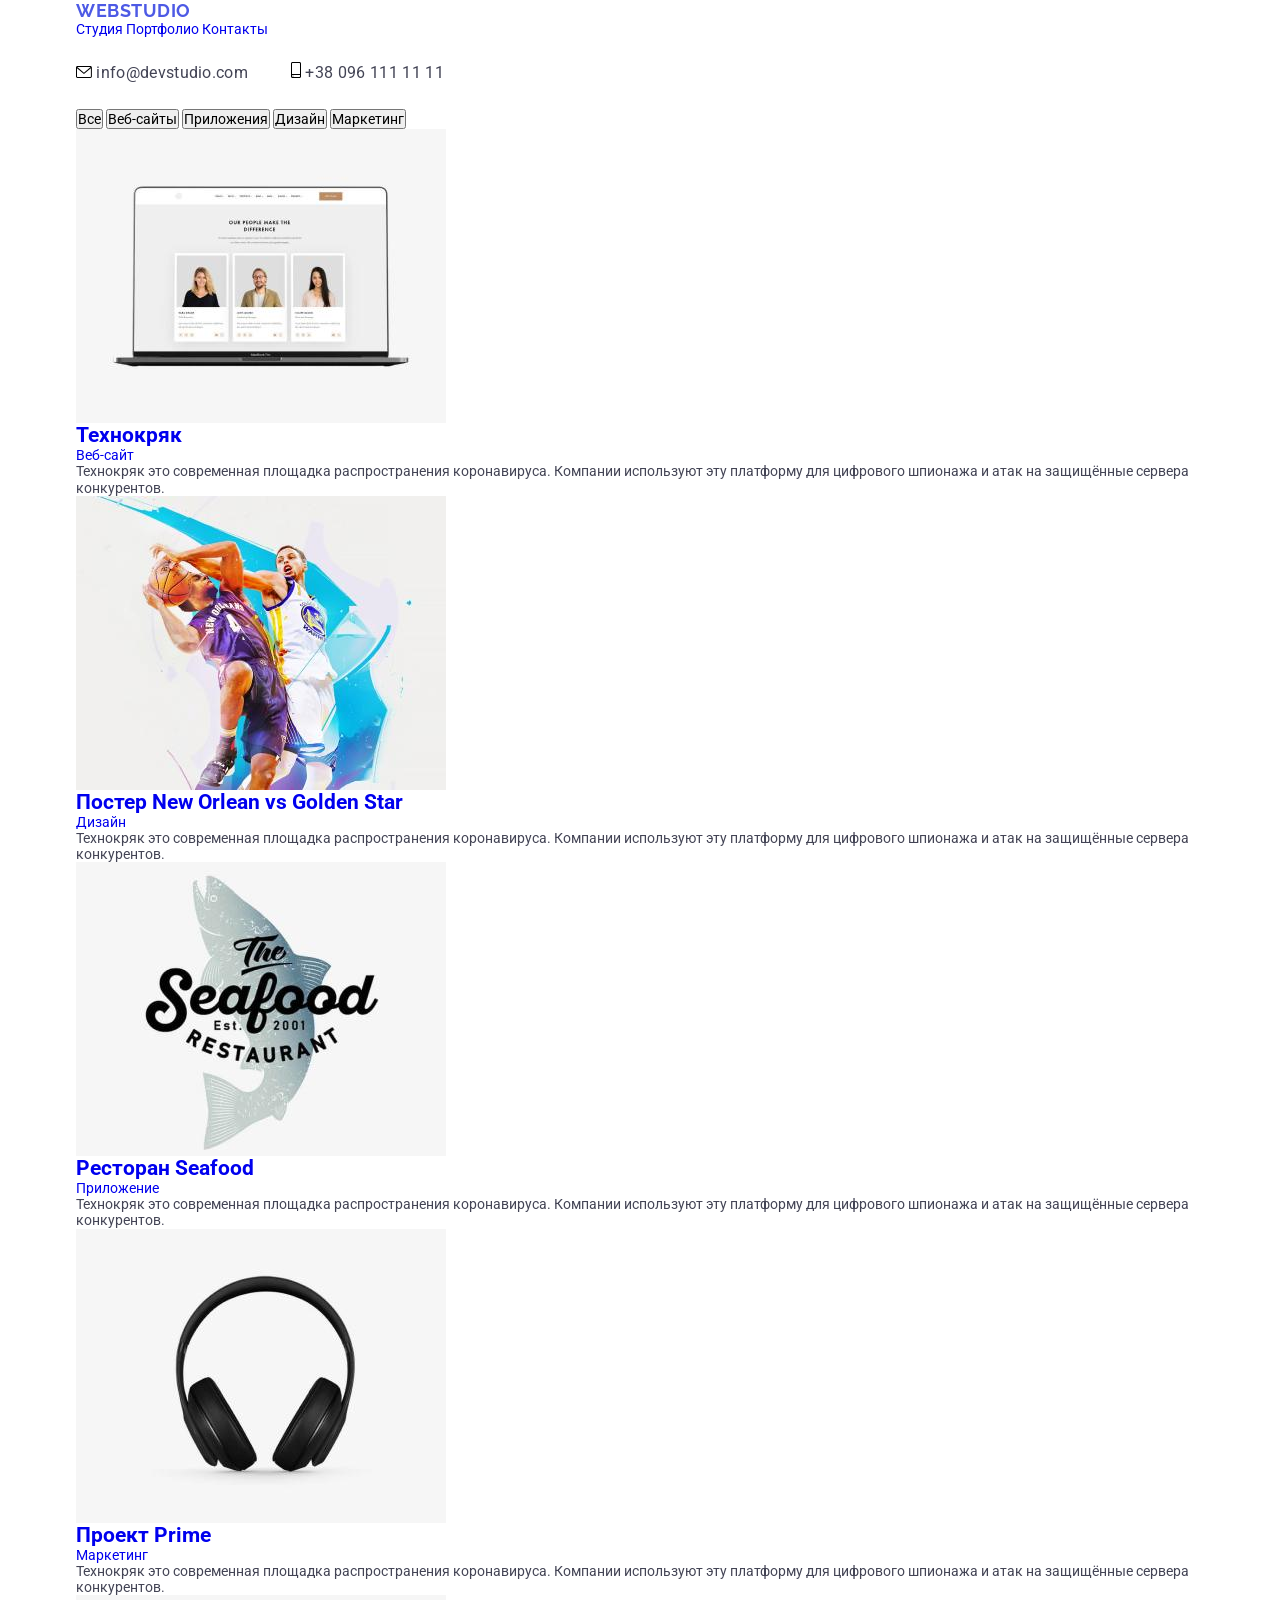
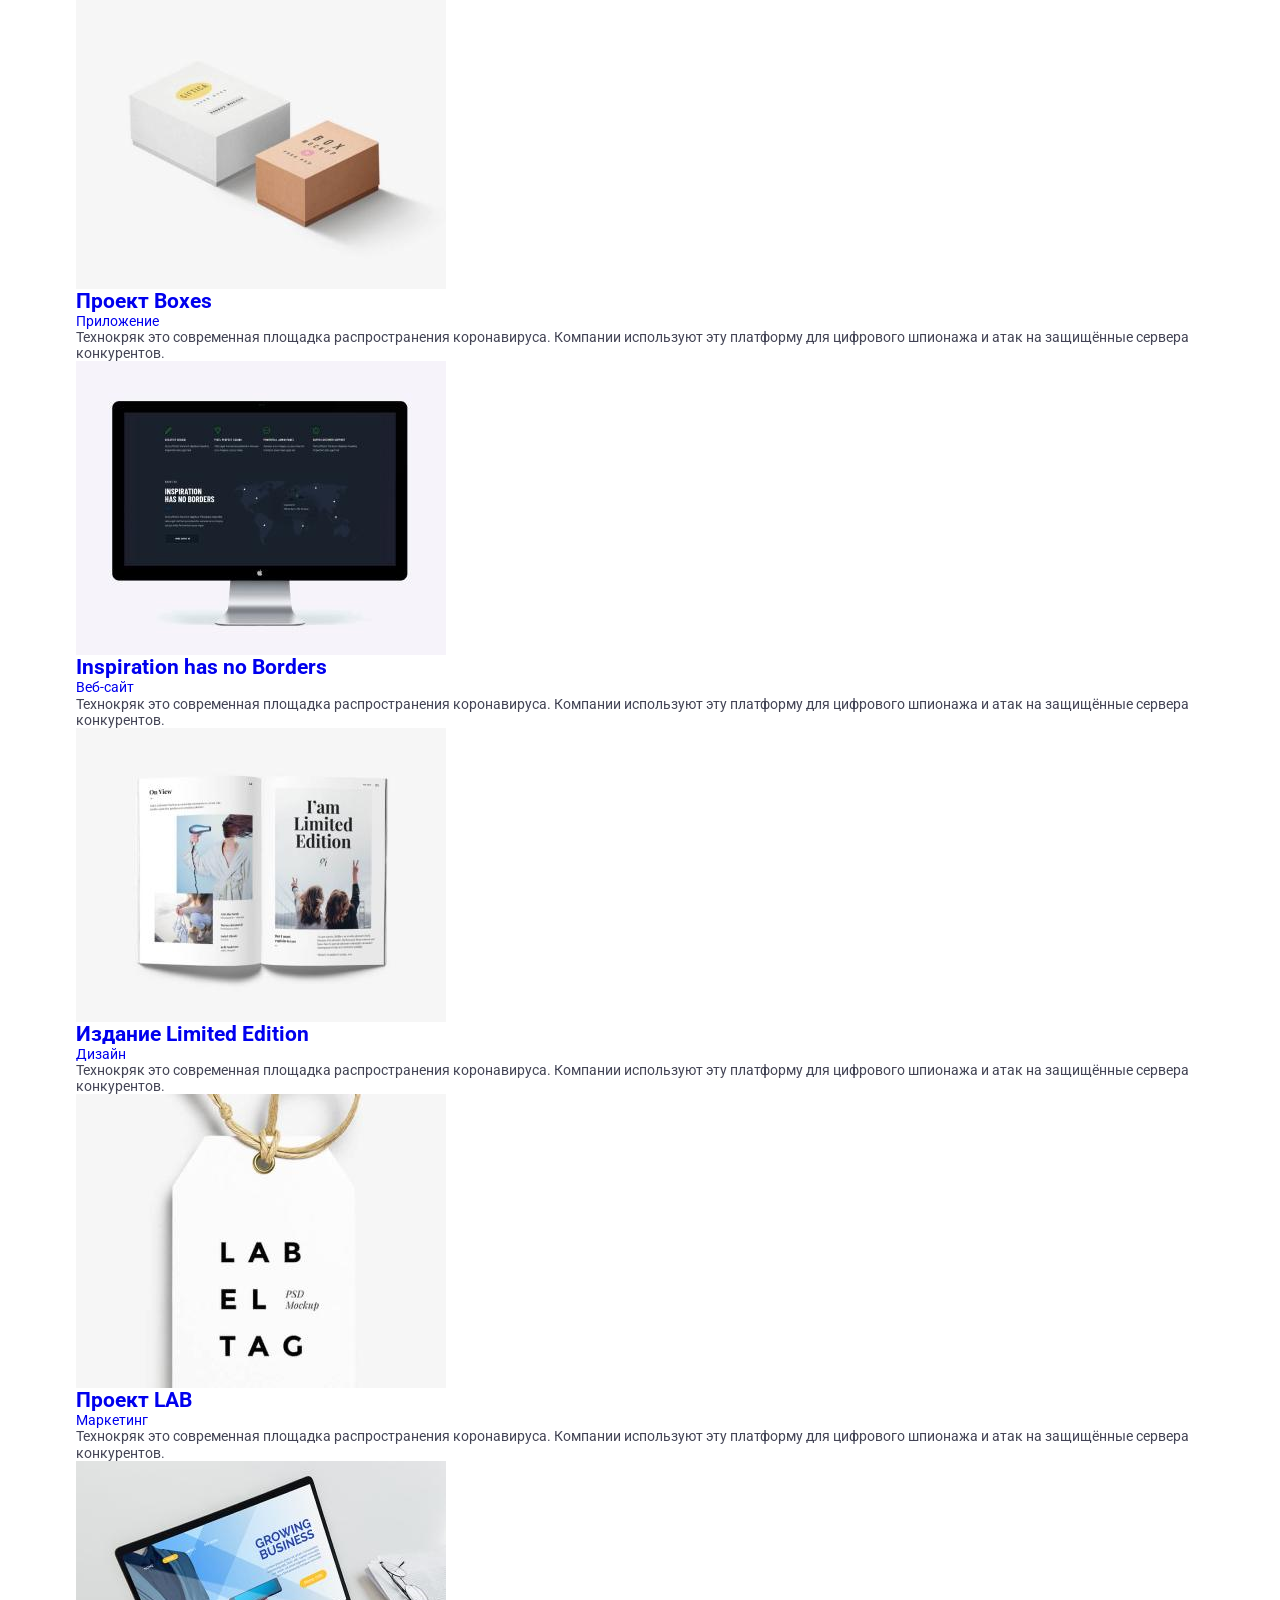
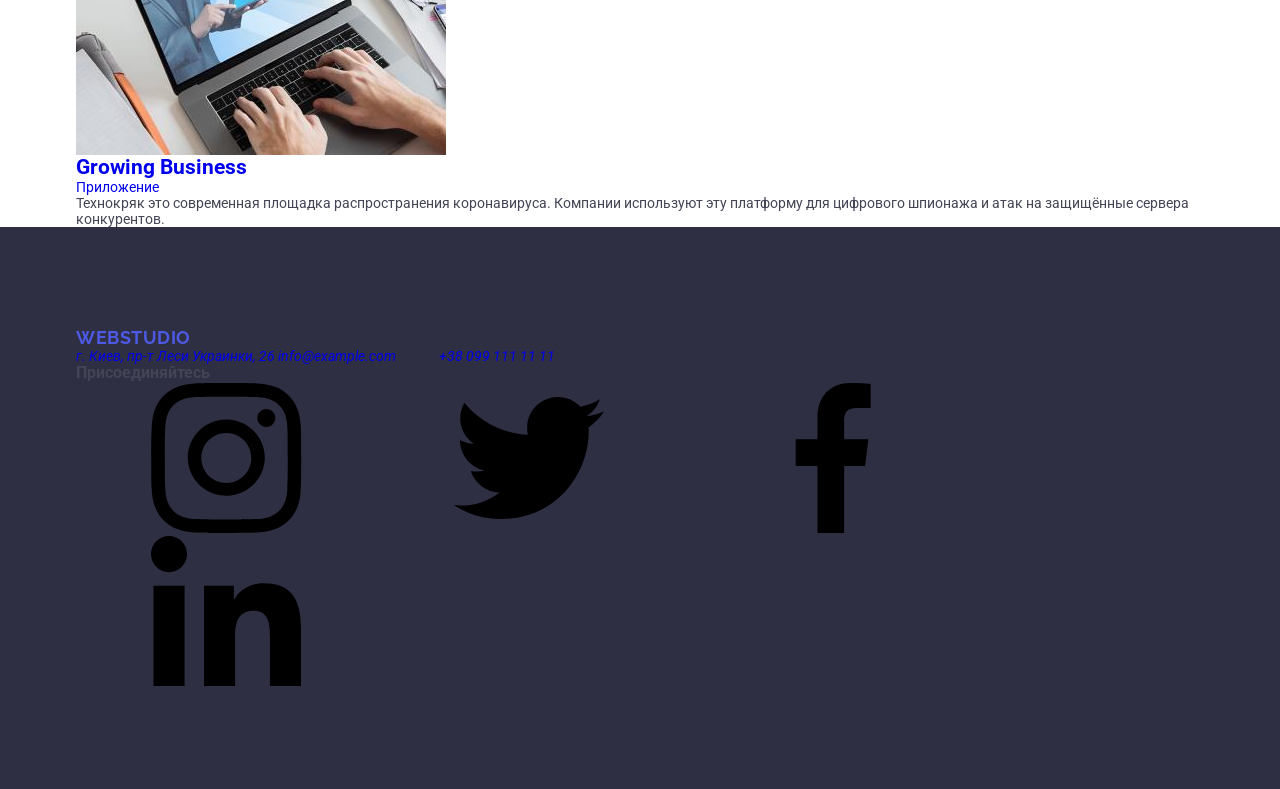
<file: portfolio.html>
<!DOCTYPE html>
<html lang="ru">
  <head>
    <meta charset="UTF-8" />
    <meta http-equiv="X-UA-Compatible" content="IE=edge" />
    <meta name="viewport" content="width=device-width, initial-scale=1.0" />
    <link
      href="https://fonts.googleapis.com/css2?family=Raleway:wght@700&family=Roboto:wght@400;500;700;900&display=swap"
      rel="stylesheet"
    />
    <title>Портфолио</title>
    <link rel="stylesheet" href="./css/modern-normalize.css" />
    <link rel="stylesheet" href="./css/styles.css" />
  </head>
  <body>
    <!--              Лого + меню                    -->

    <header class="header container">
      <a href="#" class="logo">Web<span>Studio</span></a>
      <nav class="nav">
        <ul class="menu">
          <li class="menu-item">
            <a class="link-menu" href="./index.html">Студия</a>
          </li>
          <li class="menu-item">
            <a class="current link-menu" href="#">Портфолио</a>
          </li>
          <li class="menu-item">
            <a class="link-menu" href="#">Контакты</a>
          </li>
        </ul>
      </nav>
      <ul class="contacts">
        <li class="e-mail">
          <a href="#" class="contacts-link">
            <svg class="email-link" height="12" width="16">
              <use href="./img/icons.svg#icon-envelope"></use>
            </svg>
            info@devstudio.com</a
          >
        </li>
        <li class="tel">
          <a href="#" class="contacts-link">
            <svg class="tel-link" height="16" width="10">
              <use href="./img/icons.svg#icon-smartphone"></use>
            </svg>
            +38 096 111 11 11</a
          >
        </li>
      </ul>
    </header>
    <main>
      <div class="line"></div>
      <!--                   Фильтр                 -->
      <section class="sectoin">
        <div class="container">
          <h1 hidden>Our projects</h1>
          <ul class="menu-btn">
            <li class="btn-item">
              <button type="button" class="btn current">Все</button>
            </li>
            <li class="btn-item">
              <button type="button" class="btn">Веб-сайты</button>
            </li>
            <li class="btn-item">
              <button type="button" class="btn">Приложения</button>
            </li>
            <li class="btn-item">
              <button type="button" class="btn">Дизайн</button>
            </li>
            <li class="btn-item">
              <button type="button" class="btn">Маркетинг</button>
            </li>
          </ul>

          <!--                  Проекты            -->
          <ul class="our-project">
            <li class="direction">
              <a href="#" class="direction-link">
                <img src="./img/img.jpg" alt="Технокряк" />
                <div class="direction-name">
                  <h2 class="name-block">Технокряк</h2>
                  <p>Веб-сайт</p>
                </div>
              </a>
              <div class="direction-hover">
                <p class="hover-text">
                  Технокряк это современная площадка распространения
                  коронавируса. Компании используют эту платформу для цифрового
                  шпионажа и атак на защищённые сервера конкурентов.
                </p>
              </div>
            </li>
            <li class="direction">
              <a href="#" class="direction-link">
                <img
                  src="./img/img-1.jpg"
                  width="370"
                  height="294"
                  alt="Постер New Orlean vs Golden Star"
                />
                <div class="direction-name">
                  <h2 class="name-block">Постер New Orlean vs Golden Star</h2>
                  <p>Дизайн</p>
                </div>
              </a>
              <div class="direction-hover">
                <p class="hover-text">
                  Технокряк это современная площадка распространения
                  коронавируса. Компании используют эту платформу для цифрового
                  шпионажа и атак на защищённые сервера конкурентов.
                </p>
              </div>
            </li>
            <li class="direction">
              <a href="#" class="direction-link">
                <img
                  src="./img/img-2.jpg"
                  width="370"
                  height="294"
                  alt="Ресторан Seafood"
                />
                <div class="direction-name">
                  <h2 class="name-block">Ресторан Seafood</h2>
                  <p>Приложение</p>
                </div>
              </a>
              <div class="direction-hover">
                <p class="hover-text">
                  Технокряк это современная площадка распространения
                  коронавируса. Компании используют эту платформу для цифрового
                  шпионажа и атак на защищённые сервера конкурентов.
                </p>
              </div>
            </li>
            <li class="direction">
              <a href="#" class="direction-link">
                <img
                  src="./img/img-3.jpg"
                  width="370"
                  height="294"
                  alt="Проект Prime"
                />
                <div class="direction-name">
                  <h2 class="name-block">Проект Prime</h2>
                  <p>Маркетинг</p>
                </div>
              </a>
              <div class="direction-hover">
                <p class="hover-text">
                  Технокряк это современная площадка распространения
                  коронавируса. Компании используют эту платформу для цифрового
                  шпионажа и атак на защищённые сервера конкурентов.
                </p>
              </div>
            </li>
            <li class="direction">
              <a href="#" class="direction-link">
                <img
                  src="./img/img-4.jpg"
                  width="370"
                  height="294"
                  alt="Проект Boxes"
                />
                <div class="direction-name">
                  <h2 class="name-block">Проект Boxes</h2>
                  <p>Приложение</p>
                </div>
              </a>
              <div class="direction-hover">
                <p class="hover-text">
                  Технокряк это современная площадка распространения
                  коронавируса. Компании используют эту платформу для цифрового
                  шпионажа и атак на защищённые сервера конкурентов.
                </p>
              </div>
            </li>
            <li class="direction">
              <a href="#" class="direction-link">
                <img
                  src="./img/img-5.jpg"
                  width="370"
                  height="294"
                  alt="Inspiration has no Borders"
                />
                <div class="direction-name">
                  <h2 class="name-block">Inspiration has no Borders</h2>
                  <p>Веб-сайт</p>
                </div>
              </a>
              <div class="direction-hover">
                <p class="hover-text">
                  Технокряк это современная площадка распространения
                  коронавируса. Компании используют эту платформу для цифрового
                  шпионажа и атак на защищённые сервера конкурентов.
                </p>
              </div>
            </li>
            <li class="direction">
              <a href="#" class="direction-link">
                <img
                  src="./img/img-6.jpg"
                  width="370"
                  height="294"
                  alt="Издание Limited Edition"
                />
                <div class="direction-name">
                  <h2 class="name-block">Издание Limited Edition</h2>
                  <p>Дизайн</p>
                </div></a
              >
              <div class="direction-hover">
                <p class="hover-text">
                  Технокряк это современная площадка распространения
                  коронавируса. Компании используют эту платформу для цифрового
                  шпионажа и атак на защищённые сервера конкурентов.
                </p>
              </div>
            </li>
            <li class="direction">
              <a href="#" class="direction-link">
                <img
                  src="./img/img-7.jpg"
                  width="370"
                  height="294"
                  alt="Проект LAB"
                />
                <div class="direction-name">
                  <h2 class="name-block">Проект LAB</h2>
                  <p>Маркетинг</p>
                </div></a
              >
              <div class="direction-hover">
                <p class="hover-text">
                  Технокряк это современная площадка распространения
                  коронавируса. Компании используют эту платформу для цифрового
                  шпионажа и атак на защищённые сервера конкурентов.
                </p>
              </div>
            </li>
            <li class="direction">
              <a href="#" class="direction-link">
                <img
                  src="./img/img-8.jpg"
                  width="370"
                  height="294"
                  alt="Growing Business"
                />
                <div class="direction-name">
                  <h2 class="name-block">Growing Business</h2>
                  <p>Приложение</p>
                </div></a
              >
              <div class="direction-hover">
                <p class="hover-text">
                  Технокряк это современная площадка распространения
                  коронавируса. Компании используют эту платформу для цифрового
                  шпионажа и атак на защищённые сервера конкурентов.
                </p>
              </div>
            </li>
          </ul>
        </div>
      </section>
    </main>
    <!--                  нижнее меню                 -->
    <footer class="footer section">
      <div class="container footer-contacts-social">
        <div class="footer-block">
          <a href="#" class="logo bottom-logo"
            >Web<span class="logo-footer">Studio</span></a
          >
          <address class="our-contacts">
            <ul class="our-contacts-block">
              <li>
                <a href="#" class="address">г. Киев, пр-т Леси Украинки, 26</a>
              </li>
              <li>
                <a href="#" class="e-mail">info@example.com</a>
              </li>
              <li>
                <a href="#" class="tel">+38 099 111 11 11</a>
              </li>
            </ul>
          </address>
        </div>
        <div class="footer-social">
          <h3 class="footer-text">Присоединяйтесь</h3>
          <ul class="footer-sosial-general">
            <li class="footer-sosial-icons">
              <a href="" class="footer-soslial-link">
                <svg class="footer-social-link-icon">
                  <use href="./img/icons.svg#icon-instagram"></use>
                </svg>
              </a>
            </li>
            <li class="footer-sosial-icons">
              <a href="" class="footer-soslial-link">
                <svg class="footer-social-link-icon">
                  <use href="./img/icons.svg#icon-twitter"></use>
                </svg>
              </a>
            </li>
            <li class="footer-sosial-icons">
              <a href="" class="footer-soslial-link">
                <svg class="footer-social-link-icon">
                  <use href="./img/icons.svg#icon-facebook"></use>
                </svg>
              </a>
            </li>
            <li class="footer-sosial-icons">
              <a href="" class="footer-soslial-link">
                <svg class="footer-social-link-icon">
                  <use href="./img/icons.svg#icon-linkedin"></use>
                </svg>
              </a>
            </li>
          </ul>
        </div>
      </div>
    </footer>
    <script src="./js/modal.js"></script>
  </body>
</html>
</file>
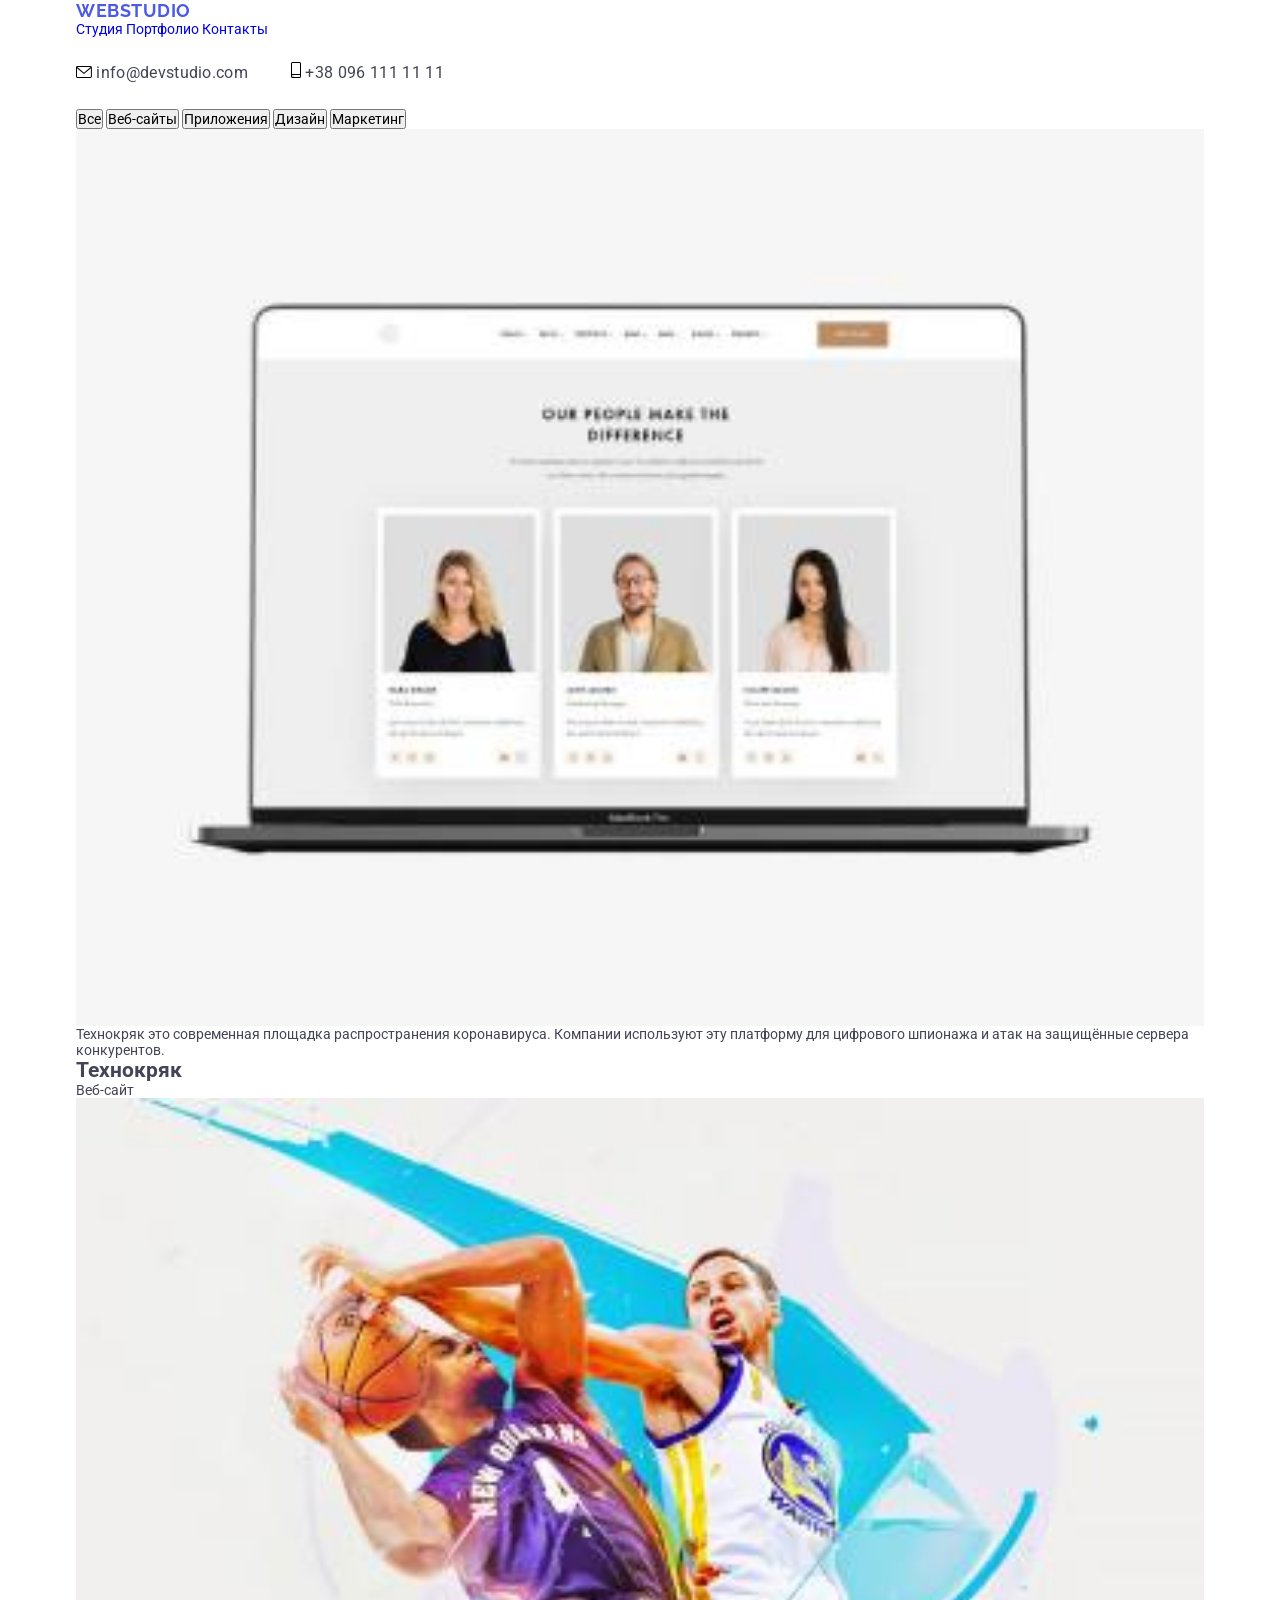
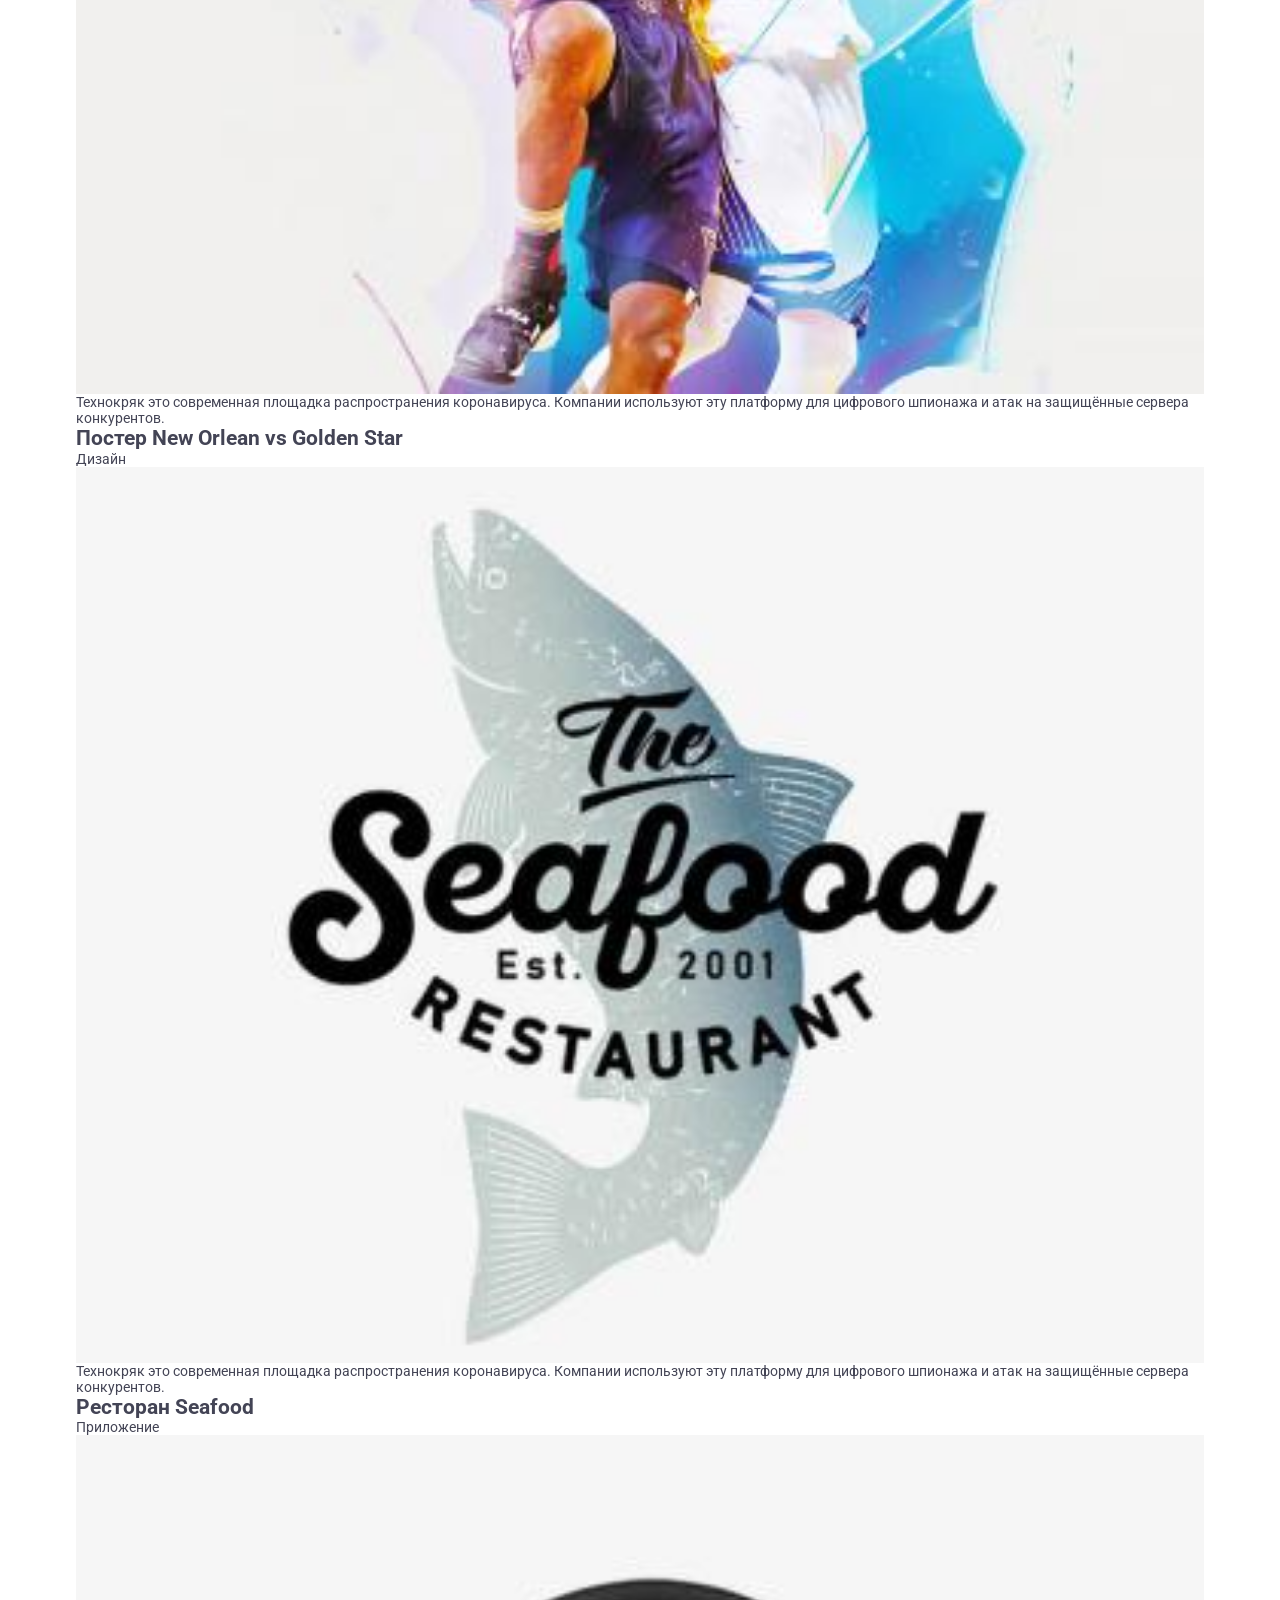
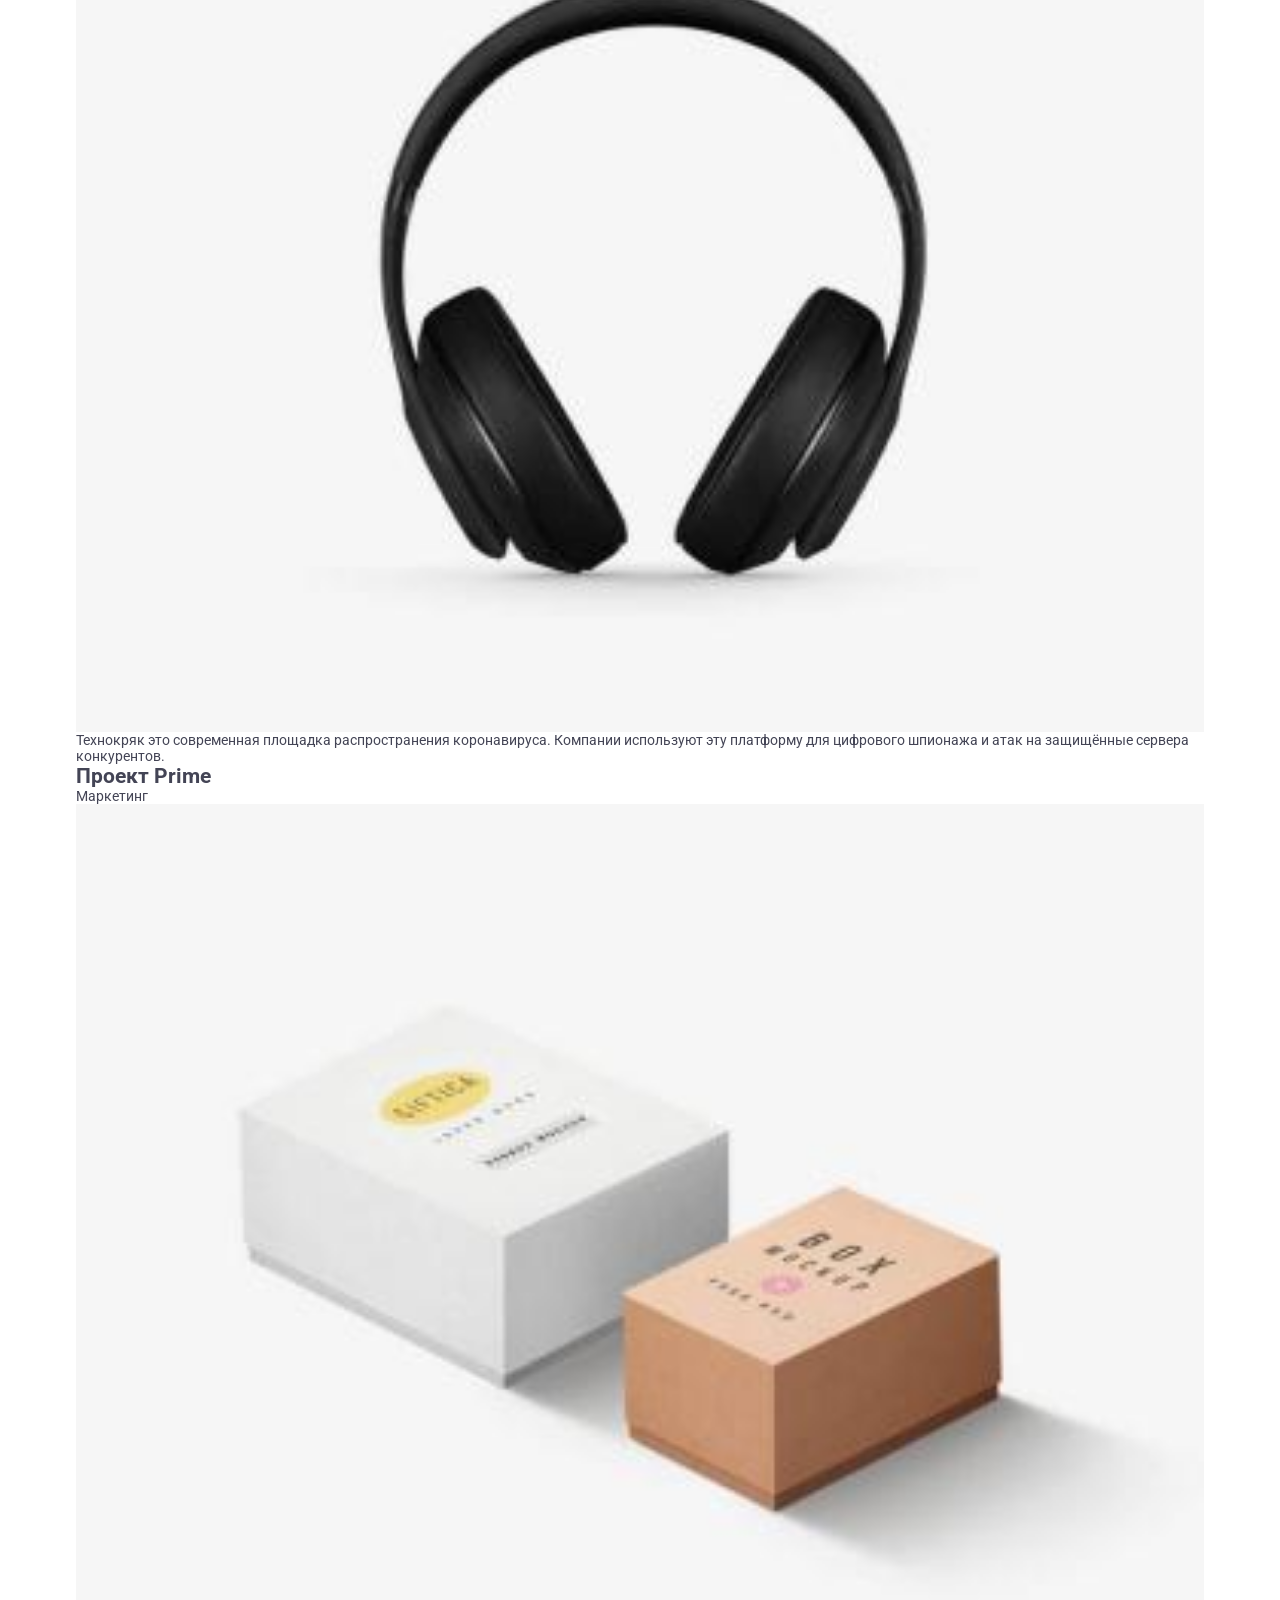
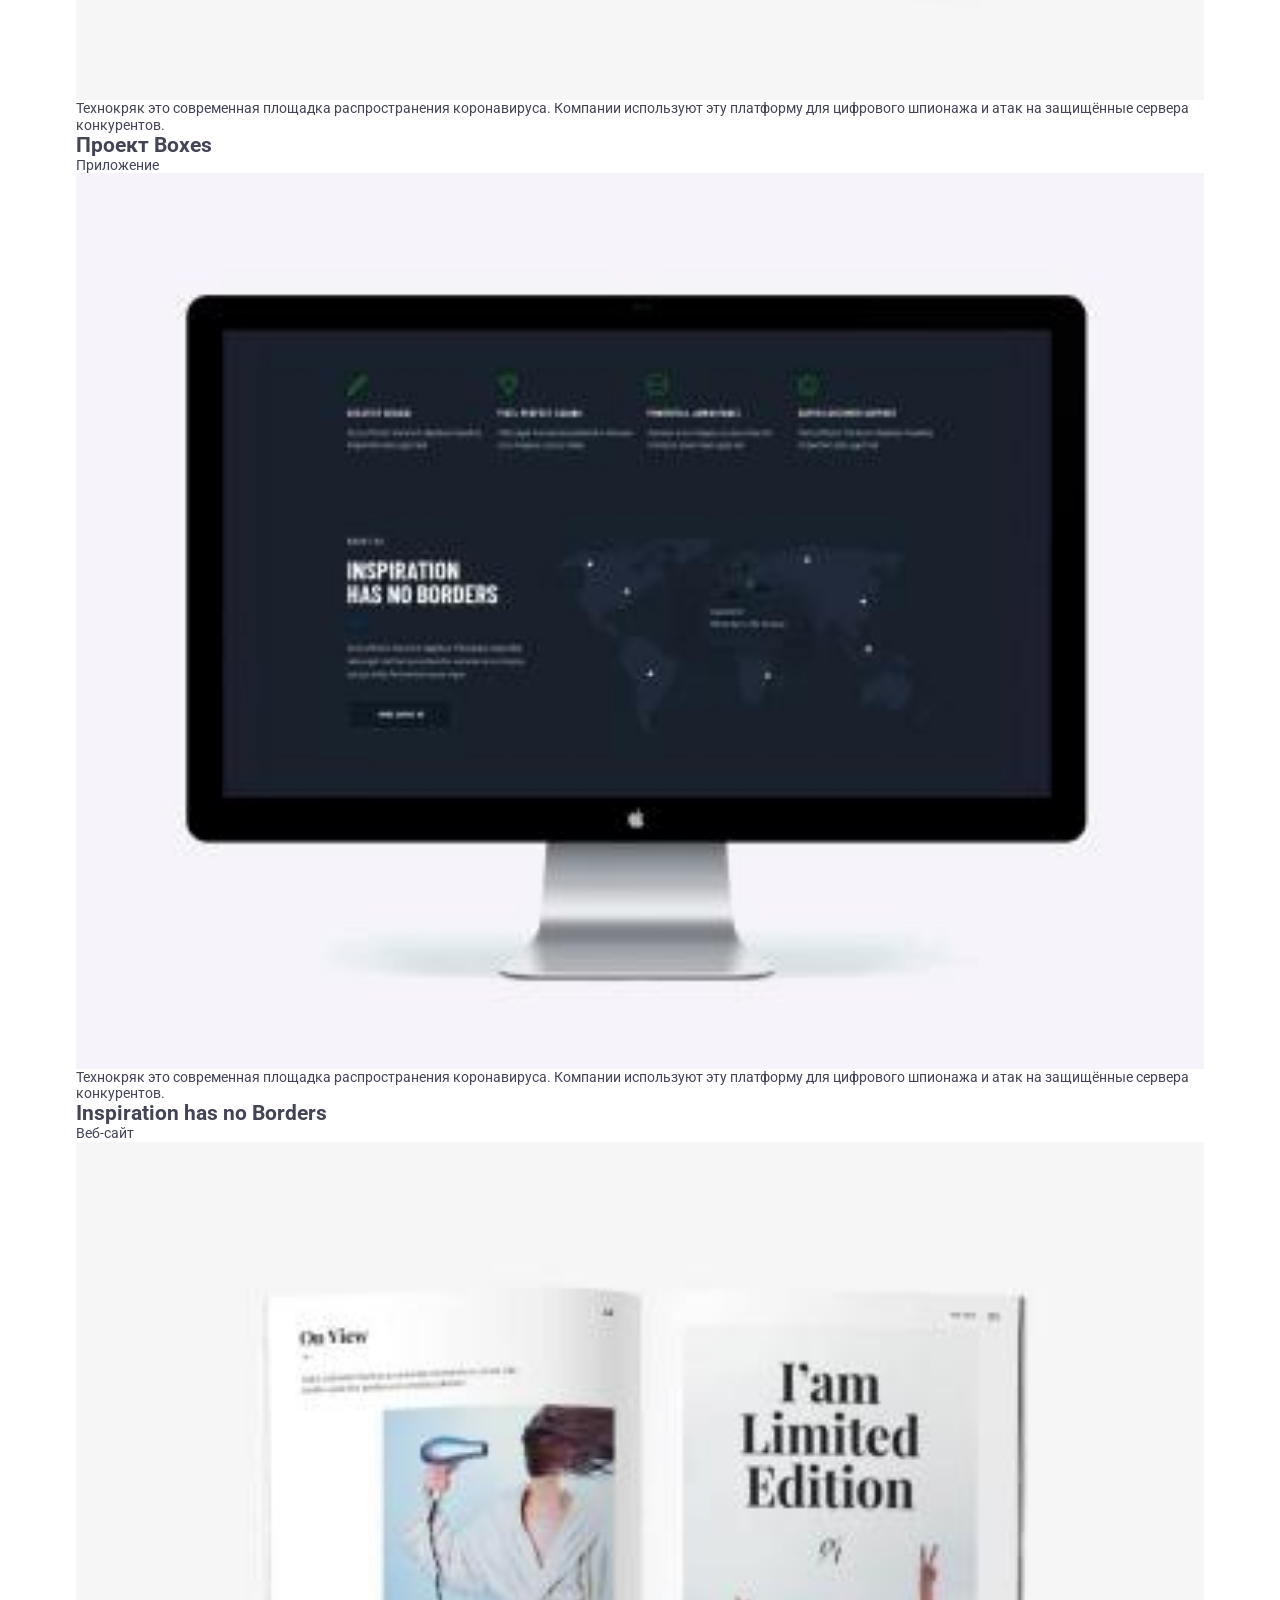
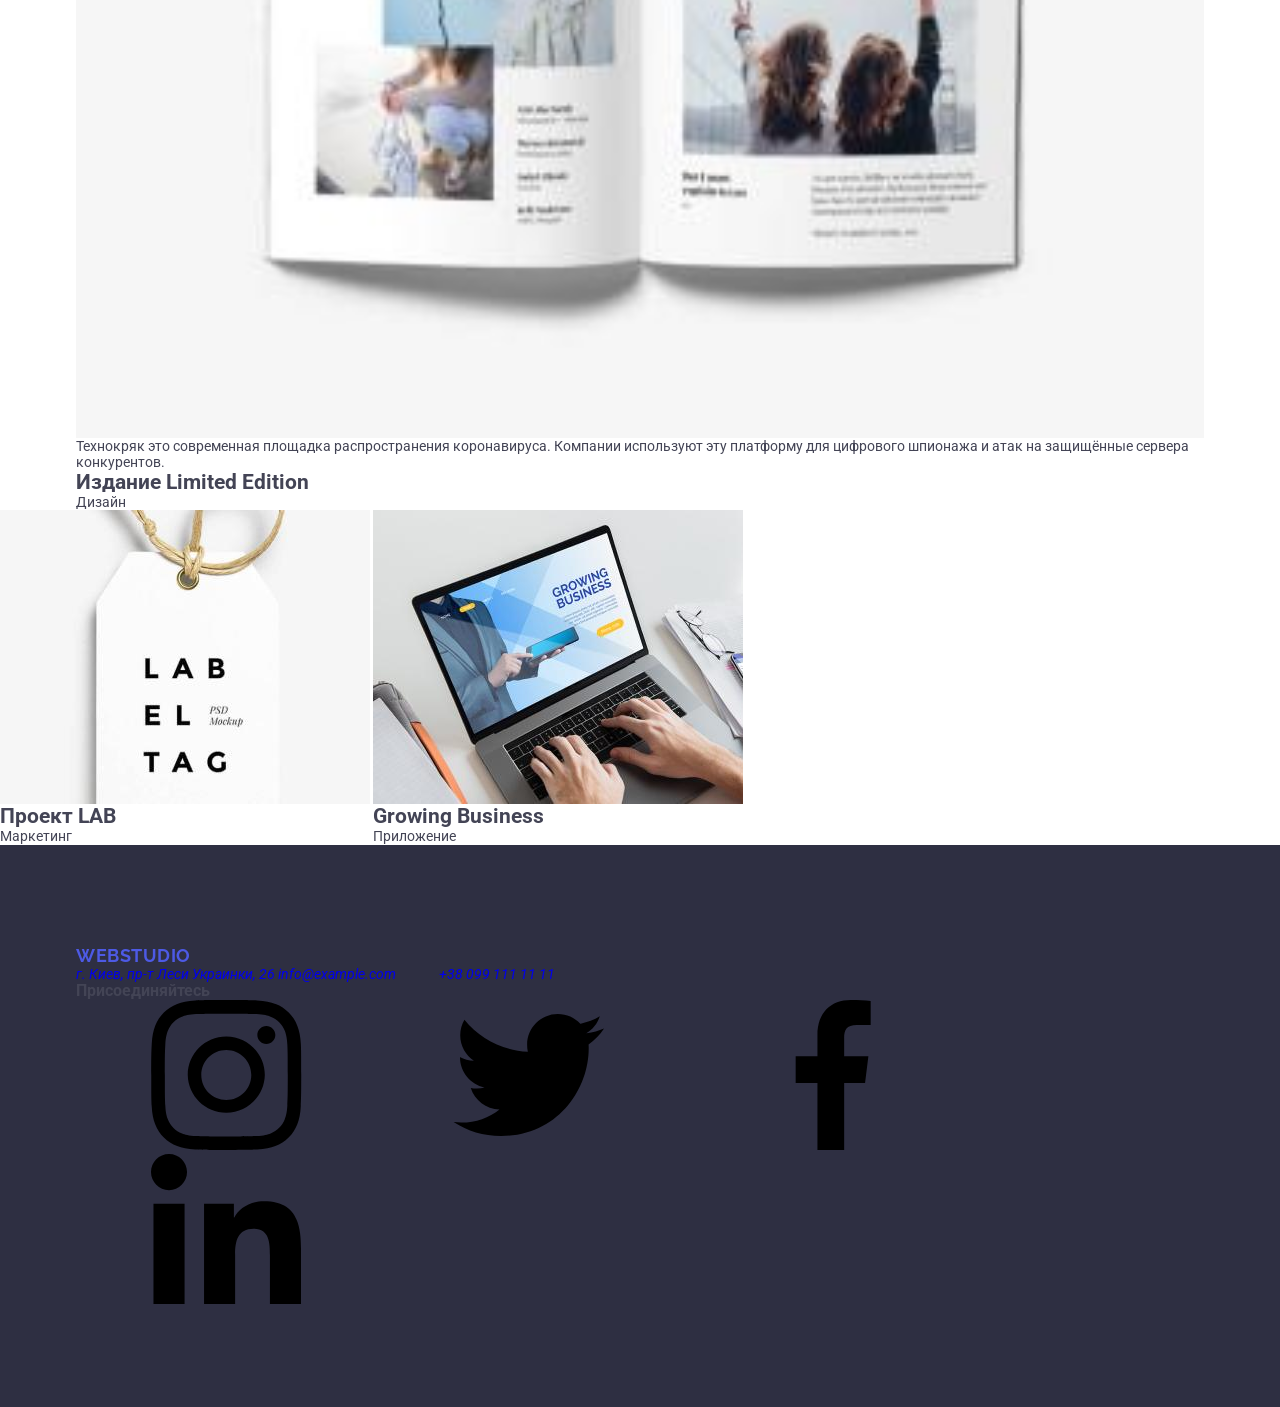
<file: portfolio1.html>
<!DOCTYPE html>
<html lang="ru">
  <head>
    <meta charset="UTF-8" />
    <meta http-equiv="X-UA-Compatible" content="IE=edge" />
    <meta name="viewport" content="width=device-width, initial-scale=1.0" />
    <link
      href="https://fonts.googleapis.com/css2?family=Raleway:wght@700&family=Roboto:wght@400;500;700;900&display=swap"
      rel="stylesheet"
    />
    <title>Портфолио</title>
    <link rel="stylesheet" href="./css/modern-normalize.css" />
    <link rel="stylesheet" href="./css/styles.css" />
  </head>
  <body>
    <!-- ------------------ Лого + меню ---------------------------------------- -->

    <header class="header container">
      <a href="#" class="logo">Web<span>Studio</span></a>
      <nav class="nav">
        <ul class="menu">
          <li class="menu-item">
            <a href="./index.html">Студия</a>
          </li>
          <li class="menu-item">
            <a class="current" href="#">Портфолио</a>
          </li>
          <li class="menu-item">
            <a href="#">Контакты</a>
          </li>
        </ul>
      </nav>
      <ul class="contacts">
        <li class="e-mail">
          <a href="#" class="contacts-link">
            <svg class="email-link" height="12" width="16">
              <use href="./img/icons.svg#icon-envelope"></use>
            </svg>
            info@devstudio.com</a
          >
        </li>
        <li class="tel">
          <a href="#" class="contacts-link">
            <svg class="tel-link" height="16" width="10">
              <use href="./img/icons.svg#icon-smartphone"></use>
            </svg>
            +38 096 111 11 11</a
          >
        </li>
      </ul>
    </header>
    <main>
      <div class="line"></div>
      <!-- --------------------------- Фильтр ------------------------- -->
      <section class="sectoin">
        <div class="container">
          <h1 hidden>Our projects</h1>
          <ul class="menu-btn">
            <li class="btn-item">
              <button type="button" class="btn current">Все</button>
            </li>
            <li class="btn-item">
              <button type="button" class="btn">Веб-сайты</button>
            </li>
            <li class="btn-item">
              <button type="button" class="btn">Приложения</button>
            </li>
            <li class="btn-item">
              <button type="button" class="btn">Дизайн</button>
            </li>
            <li class="btn-item">
              <button type="button" class="btn">Маркетинг</button>
            </li>
          </ul>

          <!-- --------------------------------- Проекты --------------------------------- -->
          <ul class="our-project">
            <li class="direction">
              <div class="direction-title">
              <img src="./img/img.jpg" alt="Технокряк" />
              <div class="direction-hover">
              <p class="hover-text">Технокряк это современная площадка распространения 
                коронавируса. Компании используют эту платформу для цифрового шпионажа 
                и атак на защищённые сервера конкурентов.</p>
                </div>
              </div>
              <div class="direction-name">
                <h2 class="name-block">Технокряк</h2>
                <p>Веб-сайт</p>
              </div>
            </li>
            <li class="direction">
              <div class="direction-title">
              <img
                src="./img/img-1.jpg"
                width="370"
                height="294"
                alt="Постер New Orlean vs Golden Star"
              />
              <div class="direction-hover">
                <p class="hover-text">Технокряк это современная площадка распространения 
                коронавируса. Компании используют эту платформу для цифрового шпионажа 
                и атак на защищённые сервера конкурентов.</p>
                </div>
              </div>
              <div class="direction-name">
                <h2 class="name-block">Постер New Orlean vs Golden Star</h2>
                <p>Дизайн</p>
              </div>
            </li>
            <li class="direction">
              <div class="direction-title">
              <img
                src="./img/img-2.jpg"
                width="370"
                height="294"
                alt="Ресторан Seafood"
              />
              <div class="direction-hover">
                <p class="hover-text">Технокряк это современная площадка распространения 
                коронавируса. Компании используют эту платформу для цифрового шпионажа 
                и атак на защищённые сервера конкурентов.</p>
                </div>
              </div>
              <div class="direction-name">
                <h2 class="name-block">Ресторан Seafood</h2>
                <p>Приложение</p>
              </div>
            </li>
            <li class="direction">
              <div class="direction-title">
              <img
                src="./img/img-3.jpg"
                width="370"
                height="294"
                alt="Проект Prime"
              />
              <div class="direction-hover">
                <p class="hover-text">Технокряк это современная площадка распространения 
                коронавируса. Компании используют эту платформу для цифрового шпионажа 
                и атак на защищённые сервера конкурентов.</p>
                </div>
              </div>
              <div class="direction-name">
                <h2 class="name-block">Проект Prime</h2>
                <p>Маркетинг</p>
              </div>
            </li>
            <li class="direction">
              <div class="direction-title">
              <img
                src="./img/img-4.jpg"
                width="370"
                height="294"
                alt="Проект Boxes"
              />
                <div class="direction-hover">
                <p class="hover-text">Технокряк это современная площадка распространения 
                коронавируса. Компании используют эту платформу для цифрового шпионажа 
                и атак на защищённые сервера конкурентов.</p>
                </div>
              </div>
              <div class="direction-name">
                <h2 class="name-block">Проект Boxes</h2>
                <p>Приложение</p>
              </div>
            </li>
            <li class="direction">
              <div class="direction-title">
              <img
                src="./img/img-5.jpg"
                width="370"
                height="294"
                alt="Inspiration has no Borders"
              />
              <div class="direction-hover">
                <p class="hover-text">Технокряк это современная площадка распространения 
                коронавируса. Компании используют эту платформу для цифрового шпионажа 
                и атак на защищённые сервера конкурентов.</p>
              </div>
            </div>
              <div class="direction-name">
                <h2 class="name-block">Inspiration has no Borders</h2>
                <p>Веб-сайт</p>
              </div>
            </li>
            <li class="direction">
              <div class="direction-title">
              <img
                src="./img/img-6.jpg"
                width="370"
                height="294"
                alt="Издание Limited Edition"
              />
              <div class="direction-hover">
                <p class="hover-text">Технокряк это современная площадка распространения 
                коронавируса. Компании используют эту платформу для цифрового шпионажа 
                и атак на защищённые сервера конкурентов.</p>
              </div>
            </div>
                <h2 class="name-block">Издание Limited Edition</h2>
                <p>Дизайн</p>
              </div>
            </li>
            <li class="direction">
              <div class="direction-name">
              <img
                src="./img/img-7.jpg"
                width="370"
                height="294"
                alt="Проект LAB"
              /></div>
              <div class="direction-name">
                <h2 class="name-block">Проект LAB</h2>
                <p>Маркетинг</p>
              </div>
            </li>
            <li class="direction">
              <div class="direction-name">
              <img
                src="./img/img-8.jpg"
                width="370"
                height="294"
                alt="Growing Business"
              /></div>
              <div class="direction-name">
                <h2 class="name-block">Growing Business</h2>
                <p>Приложение</p>
              </div>
            </li>
          </ul>
        </div>
      </section>
    </main>
    <!-- -------------------------------------- нижнее меню ----------------------------- -->
    <footer class="footer section">
      <div class="container footer-contacts-social">
        <div class="footer-block">
          <a href="#" class="logo bottom-logo"
            >Web<span class="logo-footer">Studio</span></a
          >
          <address class="our-contacts">
            <ul class="our-contacts-block">
              <li>
                <a href="#" class="address">г. Киев, пр-т Леси Украинки, 26</a>
              </li>
              <li>
                <a href="#" class="e-mail">info@example.com</a>
              </li>
              <li>
                <a href="#" class="tel">+38 099 111 11 11</a>
              </li>
            </ul>
          </address>
        </div>
        <div class="footer-social">
          <h3 class="footer-text">Присоединяйтесь</h3>
          <ul class="footer-sosial-general">
            <li class="footer-sosial-icons">
              <a href="" class="footer-soslial-link">
                <svg class="footer-social-link-icon">
                  <use href="./img/icons.svg#icon-instagram"></use>
                </svg>
              </a>
            </li>
            <li class="footer-sosial-icons">
              <a href="" class="footer-soslial-link">
                <svg class="footer-social-link-icon">
                  <use href="./img/icons.svg#icon-twitter"></use>
                </svg>
              </a>
            </li>
            <li class="footer-sosial-icons">
              <a href="" class="footer-soslial-link">
                <svg class="footer-social-link-icon">
                  <use href="./img/icons.svg#icon-facebook"></use>
                </svg>
              </a>
            </li>
            <li class="footer-sosial-icons">
              <a href="" class="footer-soslial-link">
                <svg class="footer-social-link-icon">
                  <use href="./img/icons.svg#icon-linkedin"></use>
                </svg>
              </a>
            </li>
          </ul>
        </div>
      </div>
    </footer>
    <script src="./js/modal.js"></script>
  </body>
</html>
</file>
<file: css/styles.css>
body {
    font-family: "Raleway", sans-serif;
    font-family: "Roboto", sans-serif;
    color: #434455;
    background-color: #ffffff;
    font-size: 14px;
    display: block;
}

* {
    margin: 0;
    padding: 0;
}

ul,
li,
ol {
    list-style-type: none;
    cursor: pointer;
}

a {
    text-decoration: none;
    cursor: pointer;
}

h1,
h2,
h3,
h4,
h5,
h6,
p {
    margin: 0;
}

ul,
ol {
    margin: 0;
    padding: 0;
}


.visually-hidden {
    position: absolute;
    width: 1px;
    height: 1px;
    margin: -1px;
    border: 0;
    padding: 0;
    white-space: nowrap;
    clip-path: inset(100%);
    clip: rect(0 0 0 0);
    overflow: hidden;
}

a {
    text-decoration: none;
}

nav,
li,
ol,
a,
button {
    cursor: pointer;
    display: inline-block;
}

.container {
    width: 1158px;
    margin: 0 auto;
    padding: 0 15px;
}


img {
    display: block;
    width: 100%;
    height: auto;
}

.header-page {
    border-bottom: 1px solid #e7e9fc;
    box-shadow: 0px 2px 1px rgba(46, 47, 66, 0.08),
        0px 1px 1px rgba(46, 47, 66, 0.16),
        0px 1px 6px rgba(46, 47, 66, 0.08);
}

.nav-block {
    display: flex;
    align-items: center;
}

.nav {
    display: flex;
    align-items: center;
}

.logo {
    font-family: "Raleway", sans-serif;
    font-weight: 700;
    font-size: 18px;
    line-height: 1.17;
    letter-spacing: 0.03em;
    text-transform: uppercase;
    color: #4d5ae5;
    margin-right: 76px;
}

.logo-header {
    padding: 24px 0;
    margin-right: 76px;
}

.logo-header .logo-text {
    color: #2e2f42;
}

.footer-logo .logo-text {
    color: #f4f4fd;
}

.nav-menu {
    display: flex;
    text-align: center;
    gap: 40px;
}

.nav-link {
    position: relative;
    display: block;
    padding: 24px 0;
    font-weight: 500;
    font-size: 16px;
    line-height: 1.5;
    letter-spacing: 0.02em;
    color: #2e2f42;
    transition: color 250ms cubic-bezier(0.4, 0, 0.2, 1);
}


.nav-link.current {
    position: relative;
    opacity: 1;

}

.nav-link::after {
    content: '';
    position: absolute;
    left: 0;
    bottom: -1px;

    width: 100%;
    height: 4px;
    border-radius: 2px;
    background-color: #404bbf;
    opacity: 0;
    transition: opacity 250ms cubic-bezier(0.4, 0, 0.2, 1);
}

.nav-link:hover,
.nav-link:focus,
.nav-link.current {
    color: #404bbf;
}

.nav-link:hover::after,
.nav-link:focus::after,
.nav-link.current::after {
    opacity: 1;
}

.contacts {
    font-style: normal;
    margin-left: auto;
}

.contacts-list {
    display: flex;
    text-align: center;
    gap: 40px;
}

.contacts-link {
    display: block;
    padding: 24px 0;
    font-size: 16px;
    line-height: 1.5;
    letter-spacing: 0.02em;
    color: #434455;
    transition: color 250ms cubic-bezier(0.4, 0, 0.2, 1);
}

.contacts-item {
    font-weight: 400;
    letter-spacing: 0.02em;
    margin-right: 40px;
}

.nav-item {
    /* font-weight: 500;
    font-size: 16px;
    line-height: 1.5;
    letter-spacing: 0.02em;
    color: #2e2f42;
    padding: 24px 0; */
}

.contacts {
    font-style: normal;
}

.e-mail {
    margin-right: 40px;
}


.contacts-link:hover,
.contacts-link:focus {
    color: #404bbf;
}

/* hero section */

.hero {
    background-image: linear-gradient(to bottom,
            rgba(46, 47, 66, 0.7),
            rgba(46, 47, 66, 0.7)),
        url(../images/peopleoffice.jpg);

    background-repeat: no-repeat;
    padding: 188px 0;
    background-position: center;
    background-size: cover;
    max-width: 1440px;
    margin: 0 auto;

}

hero-block {
    max-width: 1440px;
}

.hero-title {
    font-size: 56px;
    line-height: 1.07;
    text-align: center;
    letter-spacing: 0.02em;
    color: #ffffff;
    cursor: pointer;
    max-width: 496px;
    display: flex;
    justify-content: center;
    margin: 0 auto;
    margin-bottom: 48px;

}

.btn-business {
    background-color: #4d5ae5;
    font-family: "Roboto", sans-serif;
    font-weight: 500;
    font-size: 16px;
    line-height: 1.5;
    letter-spacing: 0.04em;
    color: #ffffff;
    display: block;
    min-width: 169px;
    height: 56px;
    border: none;
    border-radius: 4px;
    cursor: pointer;
    margin: 0 auto;
    transition: background-color 250ms cubic-bezier(0.4, 0, 0.2, 1);
}

/* .btn-business:active, */
.btn-business:hover,
.btn-business:focus {
    background-color: #404BBF;
}

/* company */

.icon-conpany {
    display: flex;
    align-items: center;
    justify-content: center;
    height: 112px;
    border-radius: 4px;
}

.company {
    padding: 120px 0;
}

.about-company {
    display: flex;
    gap: 24px;
}

.about-block {
    letter-spacing: 0.02em;
    line-height: 1.24;
    width: calc((100% - 72px) / 4);
}

.icon-conpany {
    background: #F4F4FD;
    border: 1px solid #8E8F99;
    margin-bottom: 8px;
    display: flex;
    align-items: center;
    justify-content: center;
    height: 112px;
}

.logo-icon {
    margin: 24px 100px;
}

.target-company {
    font-weight: 500;
    font-size: 20px;
    letter-spacing: 0.02em;
    color: #2e2f42;
    line-height: 1.2;
    margin-bottom: 8px;
}

.text {
    font-size: 16px;
    line-height: 1.5;
    letter-spacing: 0.02em;
    color: #434455;
    text-align: left;
}

/* our team */
.block-team {
    background-color: #f4f4fd;
    padding: 120px 0;
}

.team-list {
    display: flex;
    gap: 24px;
}

.title-team {
    font-size: 36px;
    line-height: 1.11;
    text-align: center;
    letter-spacing: 0.02em;
    text-transform: capitalize;
    color: #2e2f42;
    margin-bottom: 72px;
}

.representative {
    font-weight: 500;
    font-size: 20px;
    line-height: 1.2;
    letter-spacing: 0.02em;
    color: #2e2f42;
}

.text-card {
    font-size: 16px;
    line-height: 1.5;
    letter-spacing: 0.02em;
    color: #434455;
    text-align: center;
    margin-bottom: 8px;
}

.our-team {
    background-color: #ffffff;
    width: calc((100% - 72px) / 4);
    border-radius: 0px 0px 4px 4px;
    box-shadow: 0px 1px 6px rgba(46, 47, 66, 0.08),
        0px 1px 1px rgba(46, 47, 66, 0.16),
        0px 2px 1px rgba(46, 47, 66, 0.08);
}

.text-team {
    padding: 32px 0px;
}

.representative {
    text-align: center;
    margin-bottom: 8px;
}

.card-content {
    display: flex;
    justify-content: center;
    align-items: center;
    gap: 24px;
}

.sosial {
    display: flex;

    border-radius: 50%;
    /* transition: background 250ms cubic-bezier(0.4, 0, 0.2, 1); */
}

.socials-link:hover,
.socials-link:focus {
    background: #404BBF;

}

.sosial-icon {
    fill: #f4f4fd;
}

.socials-link {
    display: flex;
    justify-content: center;
    align-items: center;
    width: 100%;
    height: 100%;
    border-radius: 50%;
    transition: color 250ms cubic-bezier(0.4, 0, 0.2, 1);
    transition-property: color, border-color;
    background: #4D5AE5;
    padding: 12px;
    transition: background-color 250ms cubic-bezier(0.4, 0, 0.2, 1);
}


/* our portfolio */

.portfolio-team {
    padding: 120px 0;
}

.portfolio {
    font-size: 36px;
    line-height: 1.11;
    text-align: center;
    letter-spacing: 0.02em;
    text-transform: capitalize;
    color: #2e2f42;
    margin-bottom: 72px;
}

.card-portfolio {
    display: flex;
    flex-wrap: wrap;
    column-gap: 24px;
    row-gap: 48px;
}

.our-portfolio {
    width: calc((100% - 48px) / 3);
    transition: box-shadow 250ms cubic-bezier(0.4, 0, 0.2, 1);

}

.our-portfolio:hover,
.our-portfolio:focus {
    box-shadow: 0px 1px 6px rgba(46, 47, 66, 0.08),
        0px 1px 1px rgba(46, 47, 66, 0.16),
        0px 2px 1px rgba(46, 47, 66, 0.08);
}

.card-team {
    padding: 32px 16px;
    border: 1px solid #e7e9fc;
    border-top: none;
}

.portfolio-name {
    margin-bottom: 8px;
    font-weight: 500;
    font-size: 20px;
    line-height: 1.2;
    letter-spacing: 0.02em;
    color: #2e2f42;
    /* margin-bottom: 8px; */
}

.text-portfolio {
    font-size: 16px;
    line-height: 1.5;
    letter-spacing: 0.02em;
    color: #434455;

}

.back-img {
    position: relative;
    overflow: hidden;
}

.overlay {
    position: absolute;
    top: 0;
    left: 0;
    transform: translateY(100%);
    transition: transform 250ms cubic-bezier(0.4, 0, 0.2, 1);
    /* transition-property: transform, box-shadow; */
    width: 100%;
    height: 100%;
    color: #F4F4FD;
    background-color: #4D5AE5;
    font-family: "Roboto", sans-serif;
    line-height: 1.5;
    font-weight: 400;
    font-size: 16px;
    letter-spacing: 0.02em;
    padding: 40px 32px;
}

.our-portfolio:hover .overlay {
    transform: translateY(0);
}

/* --footer menu-- */

.footer {
    background-color: #2e2f42;
    padding: 100px 0;
}

.footer-inf {
    display: flex;
    text-align: left;
    align-items: baseline;
}

.footer-block {
    margin-right: 120px;
}

.footer-logo {
    font-family: "Raleway", sans-serif;
    font-weight: 700;
    font-size: 18px;
    letter-spacing: 0.03em;
    text-transform: uppercase;
    line-height: 1.17;
    color: #4d5ae5;
    display: inline-block;
    margin-bottom: 16px;
}

.text-footer {
    max-width: 264px;
    line-height: 1.5;
    color: #f4f4fd;
    letter-spacing: 0.02em;
    min-width: 264px;

}

.footer-social {
    margin-right: 80px;
}

.media {
    font-family: "Roboto", sans-serif;
    font-size: 16px;
    line-height: 1.5;
    letter-spacing: 0.02em;
    font-weight: 500;
    color: #ffffff;
    margin-bottom: 16px;
    text-align: left;
}

.footer-social .card-content {
    /* display: flex; */
    justify-content: left;
    gap: 16px;
}

.footer-social .sosial {
    fill: #F4F4FD;
    /* transform: background-color 250ms cubic-bezier(0.4, 0, 0.2, 1); */
}

.footer-social .socials-link {
    width: 40px;
    height: 40px;
    transition: background-color 250ms cubic-bezier(0.4, 0, 0.2, 1);
}

.footer-content .socials-link:hover,
.footer-content .socials-link:focus {
    background-color: #31D0AA;
}

.footer-form {
    display: flex;
    text-align: left;
    gap: 24px;
}

.subscribe {
    max-width: 453px;
}

label {
    display: flex;
    flex-direction: column;
}

.modal {
    padding: 24px;
}

.form {
    height: 40px;
    border: 1px solid #FFFFFF;
    border-radius: 4px;
    padding-left: 16px;
    /* margin-right: 24px; */
    box-shadow: 0px 4px 4px rgba(0, 0, 0, 0.15);
    /* margin-bottom: 8px; */
    width: 264px;
    background-color: transparent;
    font-size: 12px;
    line-height: 2;
    letter-spacing: 0.04em;
    color: #ffffff;
}

.btn-submit {
    font-family: "Roboto", sans-serif;
    font-size: 16px;
    font-weight: 500;
    line-height: 1.5;
    letter-spacing: 0.04em;
    /* padding: 8px 24px; */
    background-color: #4D5AE5;
    border-radius: 4px;
    min-width: 165px;
    height: 40px;
    display: flex;
    justify-content: center;
    align-items: center;
    color: #FFFFFF;
    border: none;
    transition: background-color 250ms cubic-bezier(0.4, 0, 0.2, 1);

}

.btn-submit:hover,
.btn-submit:focus {
    background-color: #404BBF;
}

.btn-plaine {
    margin-left: 16px;
    fill: #ffffff;
}

.backdrop {
    position: fixed;
    top: 0;
    left: 0;
    width: 100%;
    height: 100%;
    background-color: rgba(46, 47, 66, 0.4);
    opacity: 0;
    visibility: hidden;
    pointer-events: none;
    transition: opacity 250ms cubic-bezier(0.4, 0, 0.2, 1),
        visibility 250ms cubic-bezier(0.4, 0, 0.2, 1);
}

.backdrop.is-open {
    opacity: 1;
    visibility: visible;
    pointer-events: auto;
}

.modal {
    position: absolute;
    top: 50%;
    left: 50%;
    width: 408px;
    min-height: 584px;
    border-radius: 4px;
    transform: translate(-50%, -50%);
    box-shadow: 0 1px 1px 0 rgba(0, 0, 0, 0.14), 0 1px 3px 0 rgba(0, 0, 0, 0.12),
        0 2px 1px 0 rgba(0, 0, 0, 0.2);
    background-color: #fcfcfc;
    transition: transform 250ms cubic-bezier(0.4, 0, 0.2, 1);
    margin: 0 auto;
    padding: 72px 24px 24px 24px;
}

.backdrop:not(.is-open) .modal {
    transform: translate(-50%, -100%);
}

.modal-text {
    font-family: "Roboto", sans-serif;
    font-size: 16px;
    line-height: 1.5;
    letter-spacing: 0.02em;
    font-weight: 500;
    color: #2E2F42;
    margin-bottom: 16px;
    width: 100%;
    text-align: center;
    /* margin-top: 24px; */
}

.modal-close-btn {
    color: #2E2F42;
    position: absolute;
    top: 24px;
    right: 24px;
    width: 24px;
    height: 24px;
    border-radius: 50%;
    display: flex;
    align-items: center;
    justify-content: center;
    background-color: #e7e9fc;
    border: 1px solid rgba(0, 0, 0, 0.1);
    transition: background-color 250ms cubic-bezier(0.4, 0, 0.2, 1), border 250ms cubic-bezier(0.4, 0, 0.2, 1);

}

.modal-close-btn:focus,
.modal-close-btn:hover {
    border: none;
    background-color: #404bbf;
}


.modal-form {
    display: block;
    font-size: 12px;
    line-height: 1.17;
    color: #8E8F99;
    letter-spacing: 0.04em;
    margin-bottom: 4px;
}

.modal-form-cell {
    width: 100%;
    border-color: #2E2F4266;
    border-radius: 4px;
    height: 40px;
    border: 1px solid rgba(46, 47, 66, 0.4);
    position: relative;
    background-color: transparent;
    padding-left: 38px;
    outline: transparent;
    transition: border-color 250ms cubic-bezier(0.4, 0, 0.2, 1);
}



.modal-close-btn:focus {
    border-color: #4D5AE5;
}

.modal-form-label:focus,
.modal-form-label:hover {
    border-color: #4D5AE5;
}

.modal-form-label:focus-within {
    border-color: #4D5AE5;
}

.modal-form-label {
    height: 40px;
    margin-bottom: 8px;
    position: relative;
}

.logo-modal-form {
    position: absolute;
    fill: #000;
    left: 16px;
    top: 50%;
    transform: translateY(-50%);
    transition: fill 250ms cubic-bezier(0.4, 0, 0.2, 1);
}

.modal-form-cell:focus,
.modal-form-cell:hover {
    border-color: #4D5AE5;
}

.modal-form-cell:hover+.logo-modal-form,
.modal-form-cell:focus+.logo-modal-form {
    fill: #4D5AE5;
}

.logo-modal-close {
    position: absolute;
    box-sizing: border-box;
    transition: fill 250ms cubic-bezier(0.4, 0, 0.2, 1);
}

.modal-close-btn:focus,
.modal-close-btn:hover {
    fill: #FFFFFF;
}

.modal-form-imput {
    margin-bottom: 8px;
}

.modal-form-comment {
    margin-bottom: 16px;
}

.user-comment {
    width: 100%;
    height: 120px;
    resize: none;
    font-size: 12px;
    padding: 8px 16px;
    color: rgba(46, 47, 66, 0.4);
    border: 1px solid #2E2F4266;
    border-radius: 4px;
    letter-spacing: 0.04em;
    line-height: 1.17;
    background-color: transparent;
    transition: border-color 250ms cubic-bezier(0.4, 0, 0.2, 1);
    font-family: Roboto;
    font-weight: 400;
    text-align: left;
    outline: transparent;
    border: 1px solid rgba(46, 47, 66, 0.4);
    /* margin-bottom: 16px; */
}

.user-comment:focus {
    border-color: #4D5AE5;
}

.user-comment:focus-within {
    border-color: #4D5AE5;
}


.checkbox-block {
    margin-bottom: 24px;
}

.conditions {
    margin-right: 8px;
}

.text-checkbox {
    font-family: Roboto;
    font-size: 12px;
    font-weight: 400;
    line-height: 1.17;
    letter-spacing: 0.04em;
    text-align: left;
    color: #8e8f99;
    display: block;
}

.rule {
    display: inline-flex;
    width: 16px;
    height: 16px;
    border: 1px solid rgba(46, 47, 66, 0.4);
    border-radius: 2px;
    transition: background-color 250ms cubic-bezier(0.4, 0, 0.2, 1), border 250ms cubic-bezier(0.4, 0, 0.2, 1), fill 250ms cubic-bezier(0.4, 0, 0.2, 1);
    align-items: center;
    justify-content: center;
    fill: transparent;
}

input[type="checkbox"]:checked+.text-checkbox>.rule {
    background-color: #404BBF;
    border: none;
    fill: #F4F4FD;
    margin: 0 auto;
}

.rule-link {
    color: #4d5ae5;
}

.btn-form {
    font-family: Roboto, sans-serif;
    font-size: 16px;
    font-weight: 500;
    line-height: 24px;
    letter-spacing: 0.04em;
    line-height: 1.5;
    text-align: center;
    padding: 16px 32px;
    background-color: #4D5AE5;
    color: #FFFFFF;
    border-radius: 4px;
    box-shadow: 0px 4px 4px 0px rgba(0, 0, 0, 0.15);
    min-width: 169px;
    display: block;
    height: 56px;
    border: none;
    transition: background-color 250ms cubic-bezier(0.4, 0, 0.2, 1);
    margin: 0 auto;
}

.btn-form:hover,
.btn-form:focus {
    background-color: #404BBF;
}
</file>
